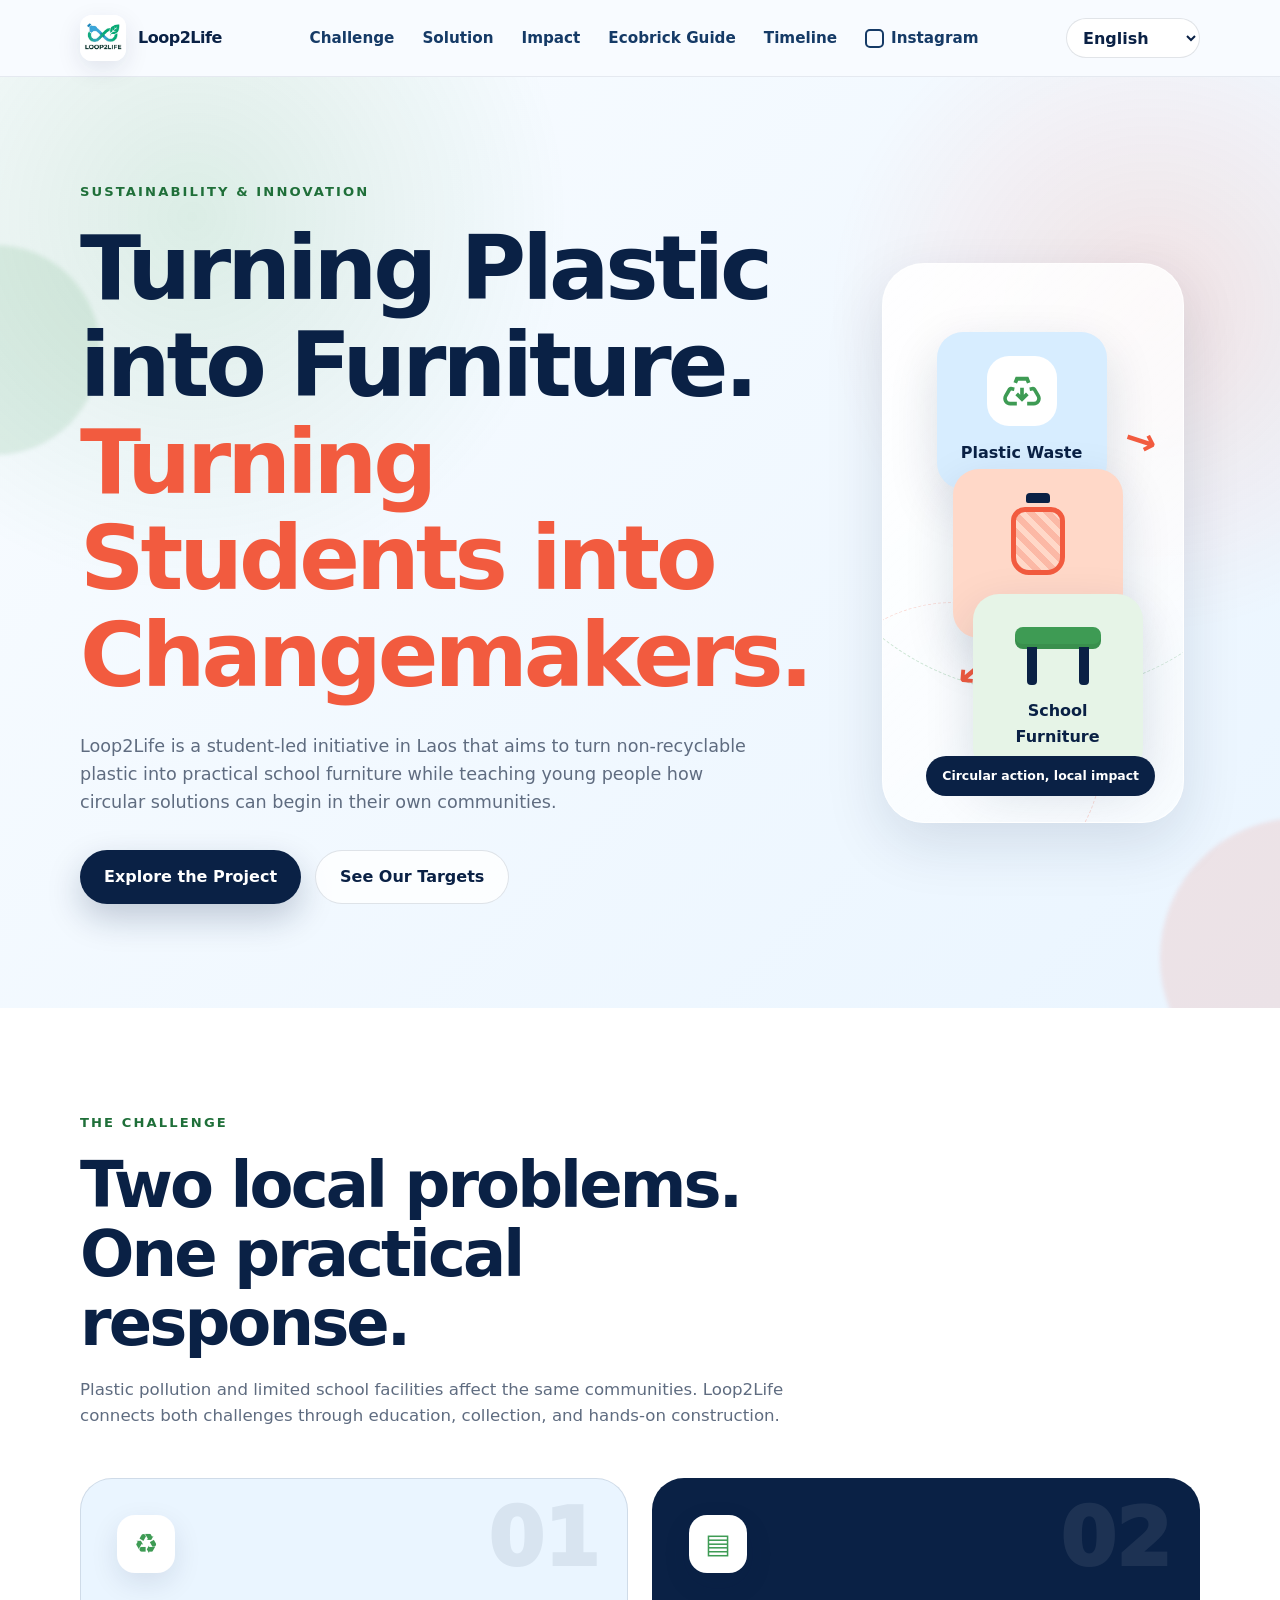
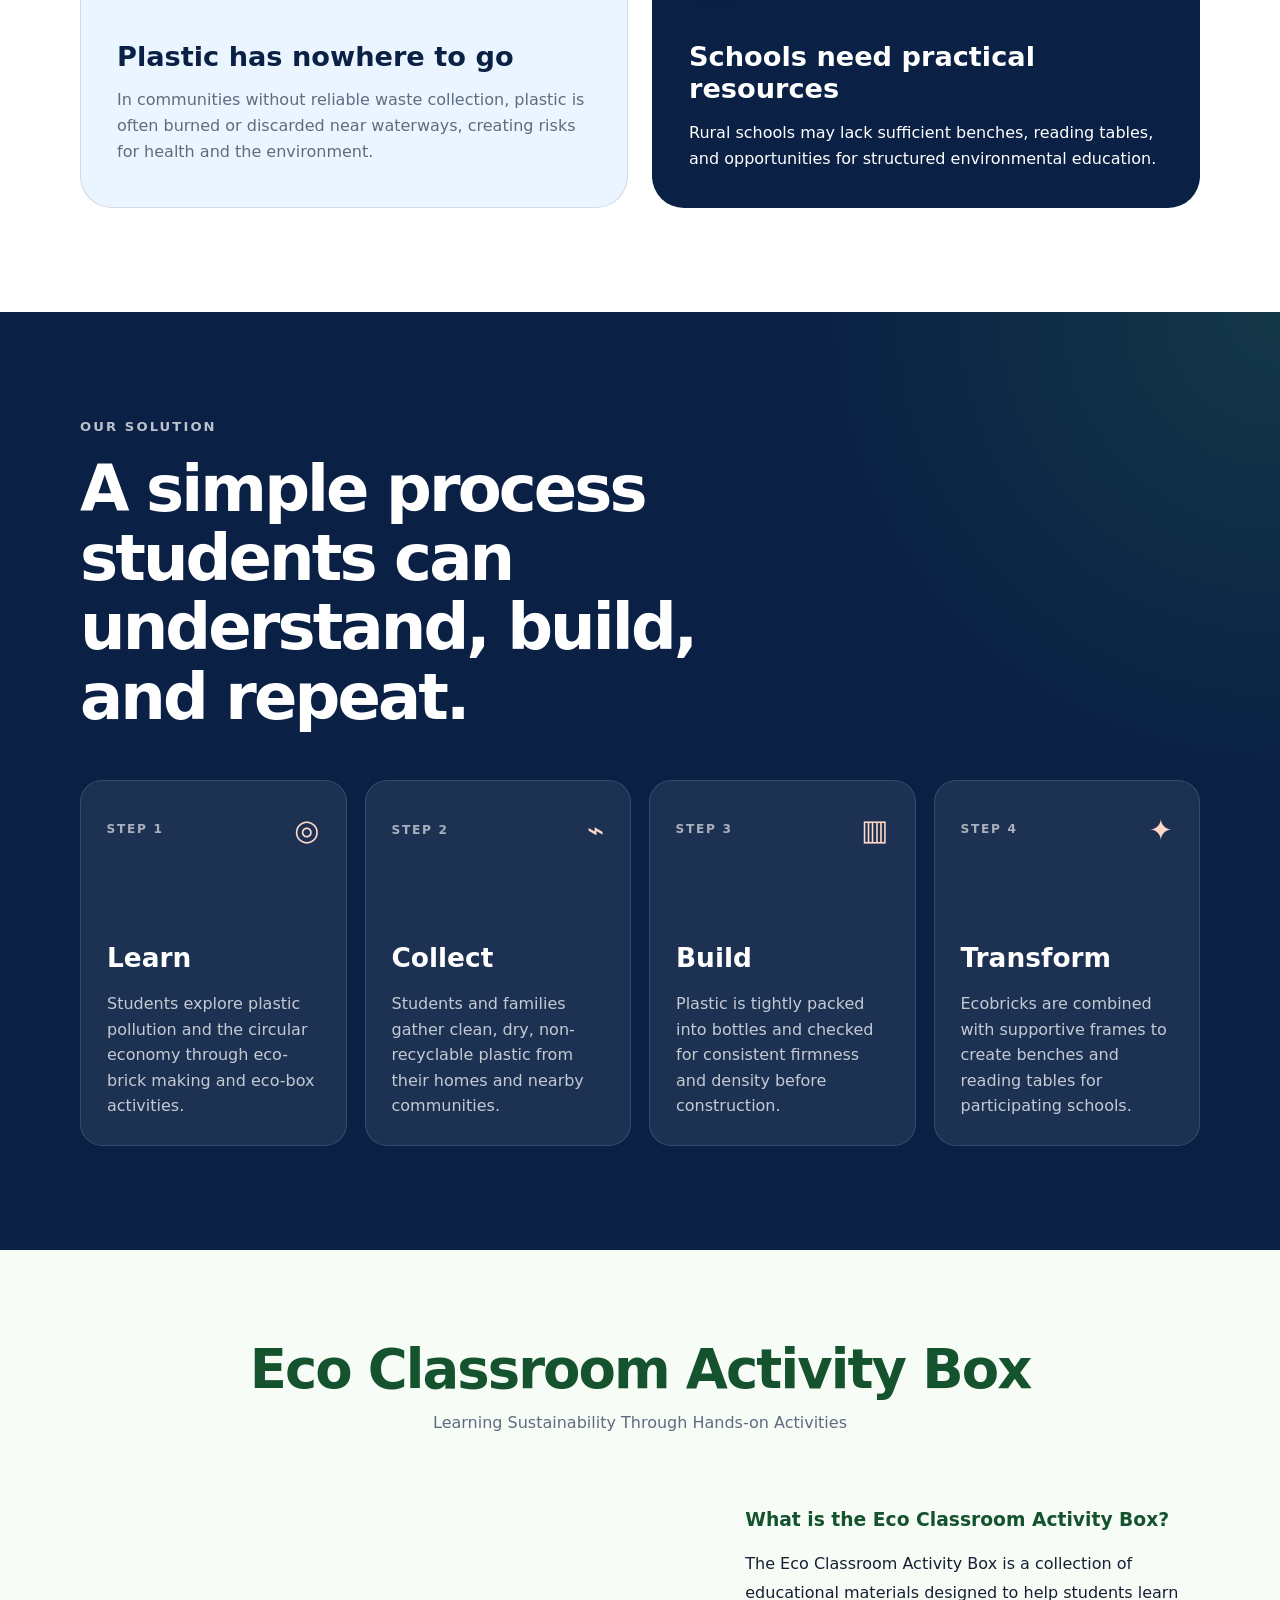
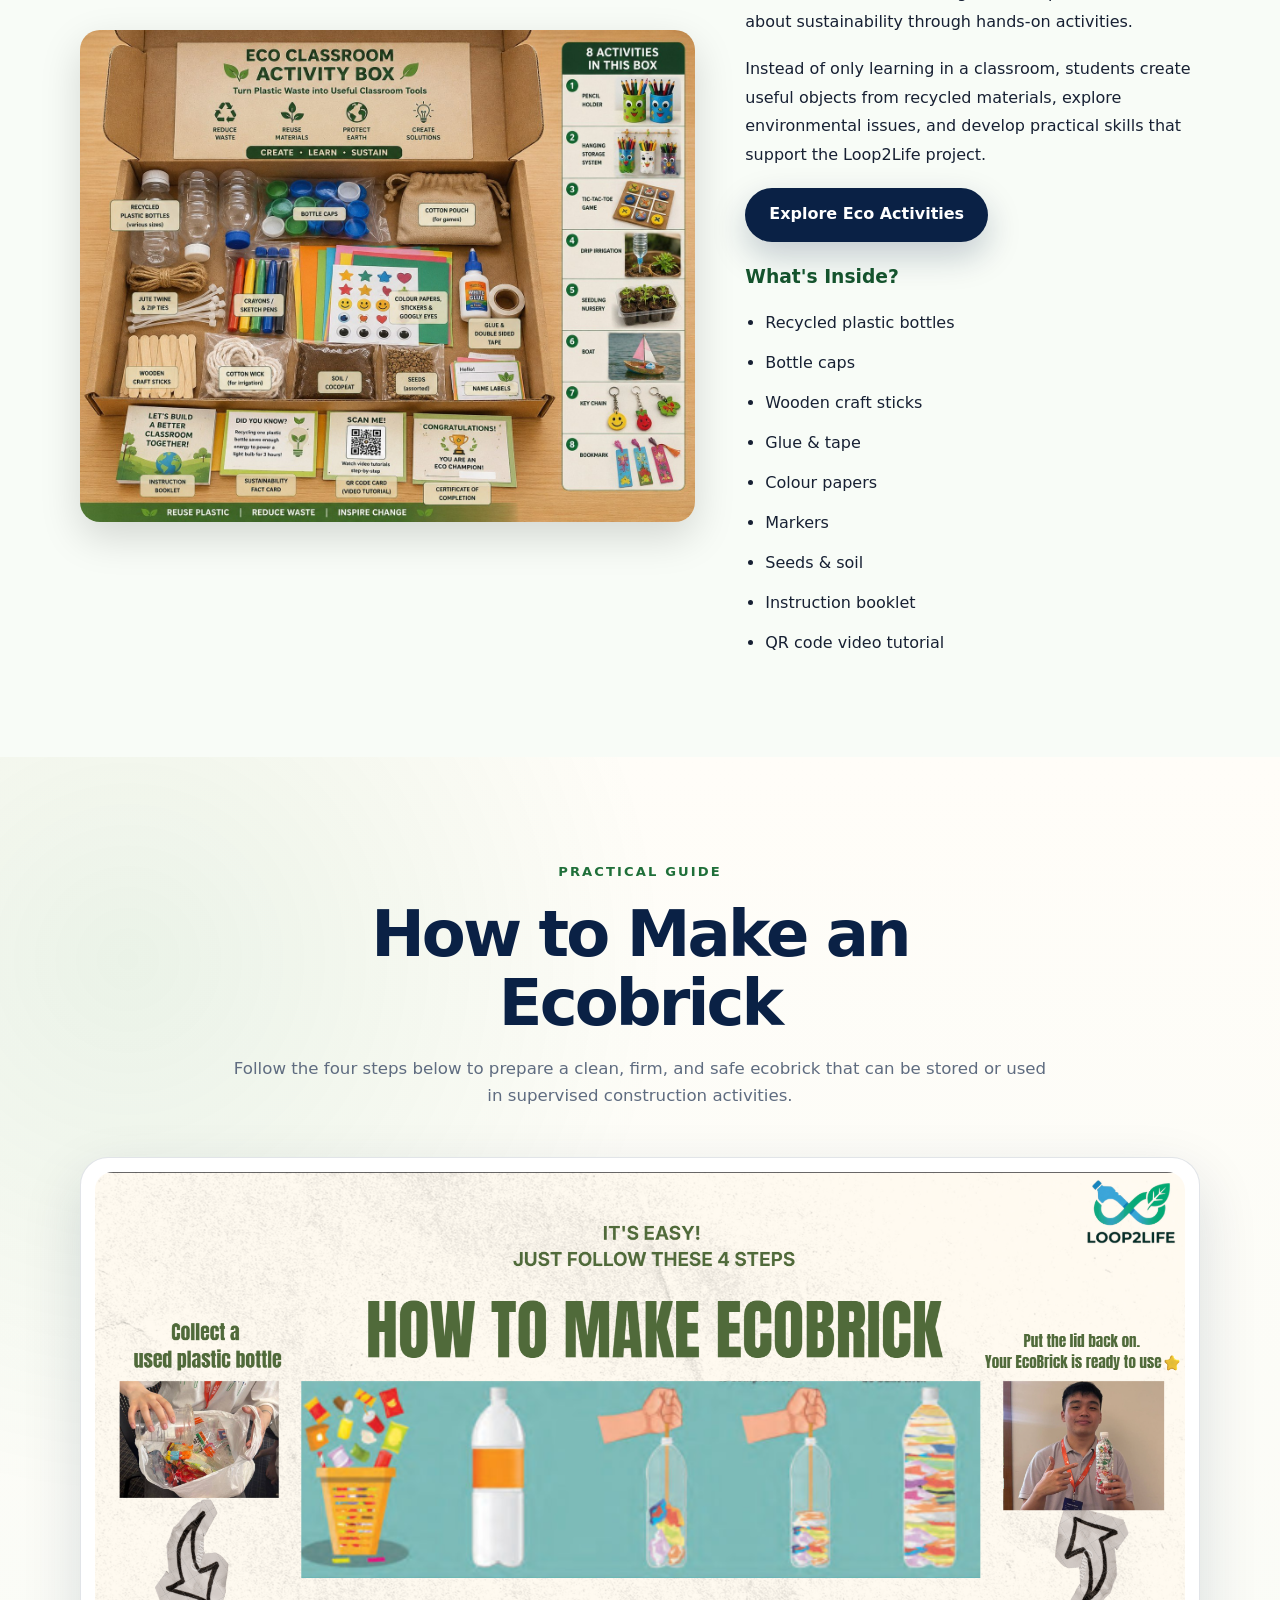
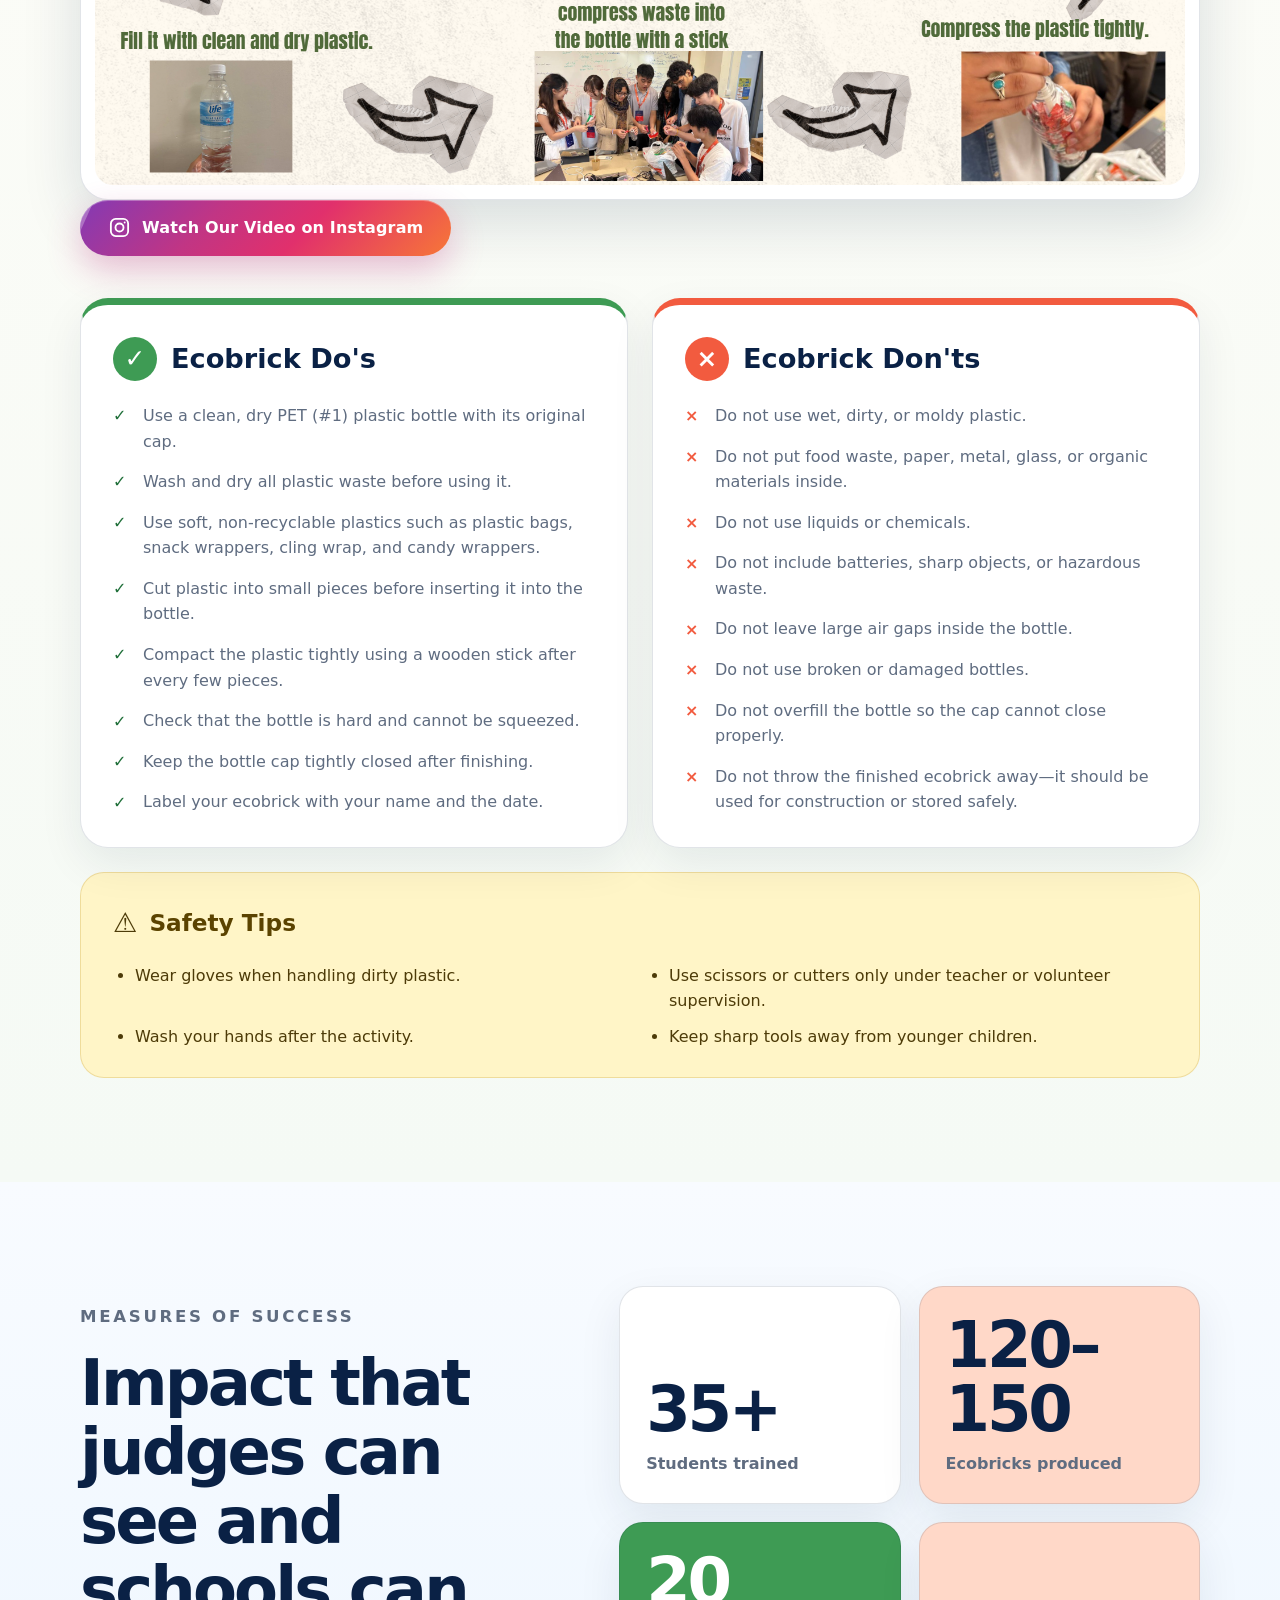
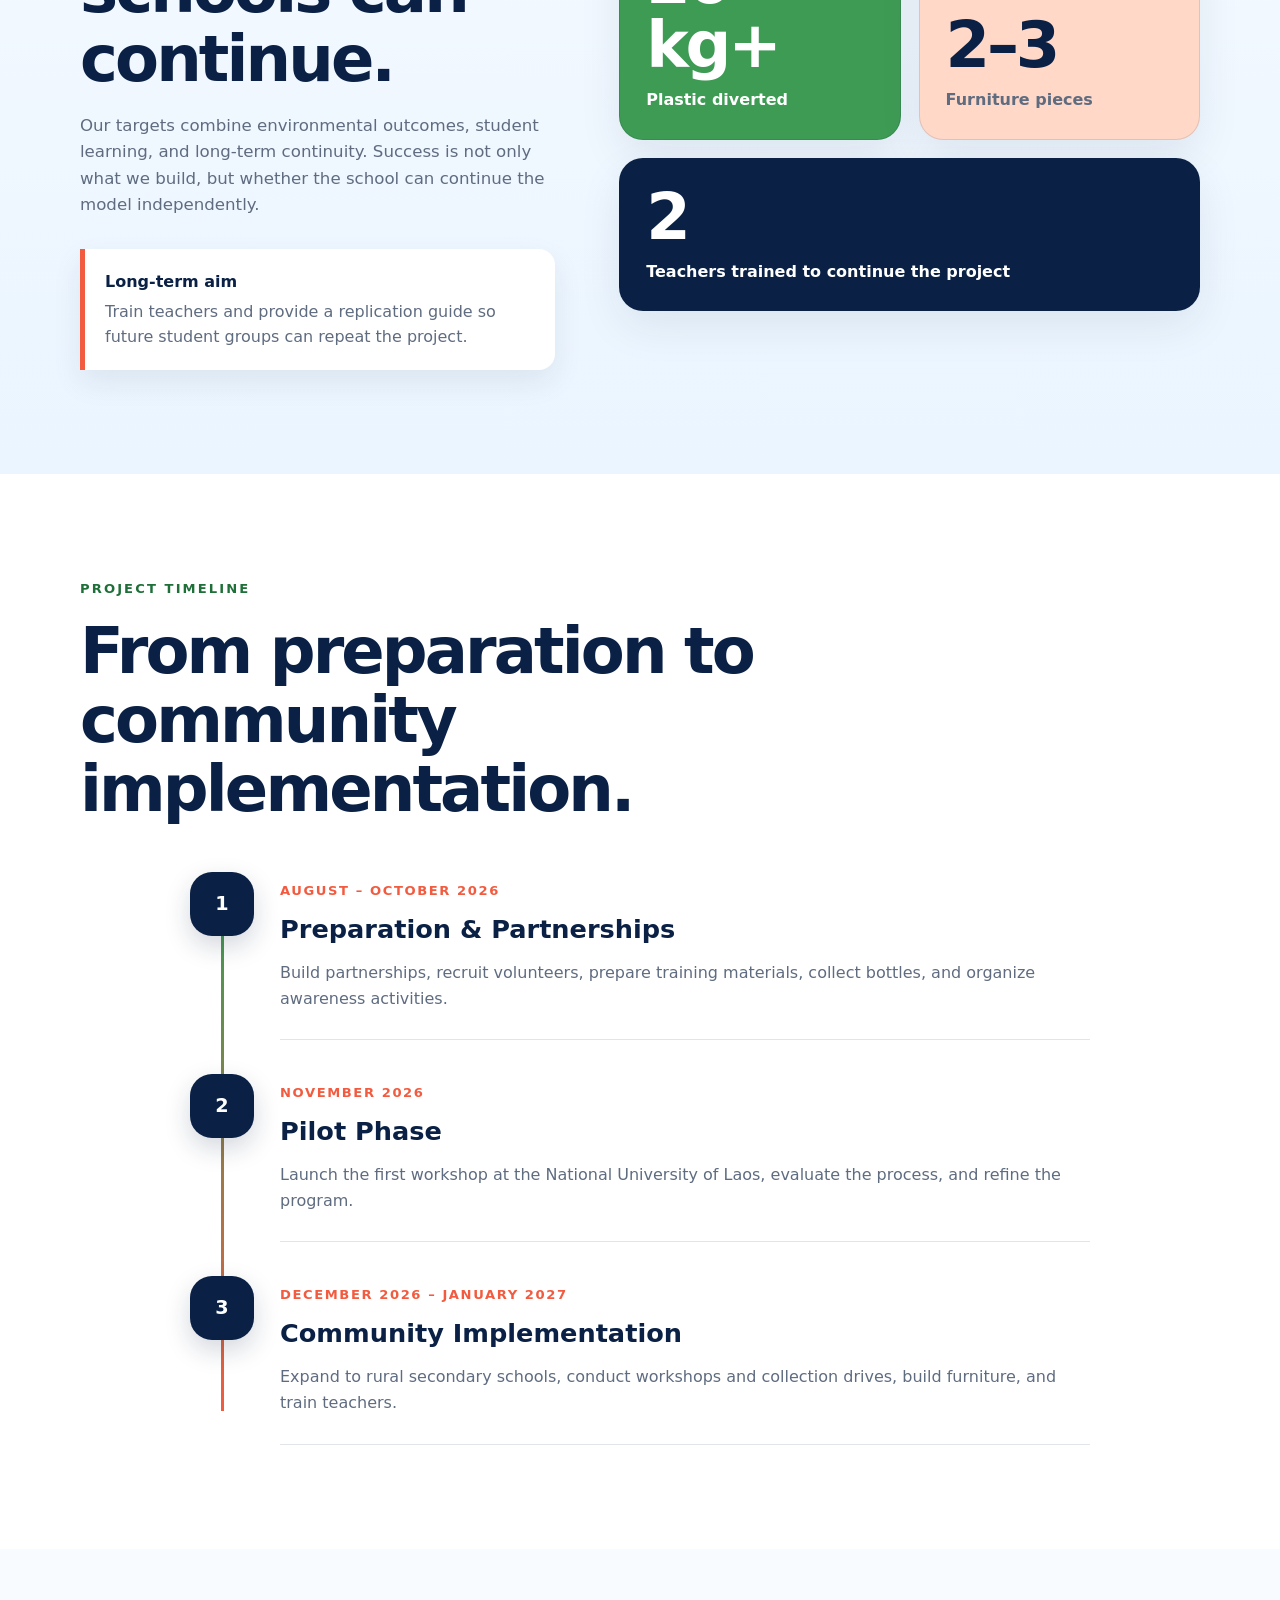
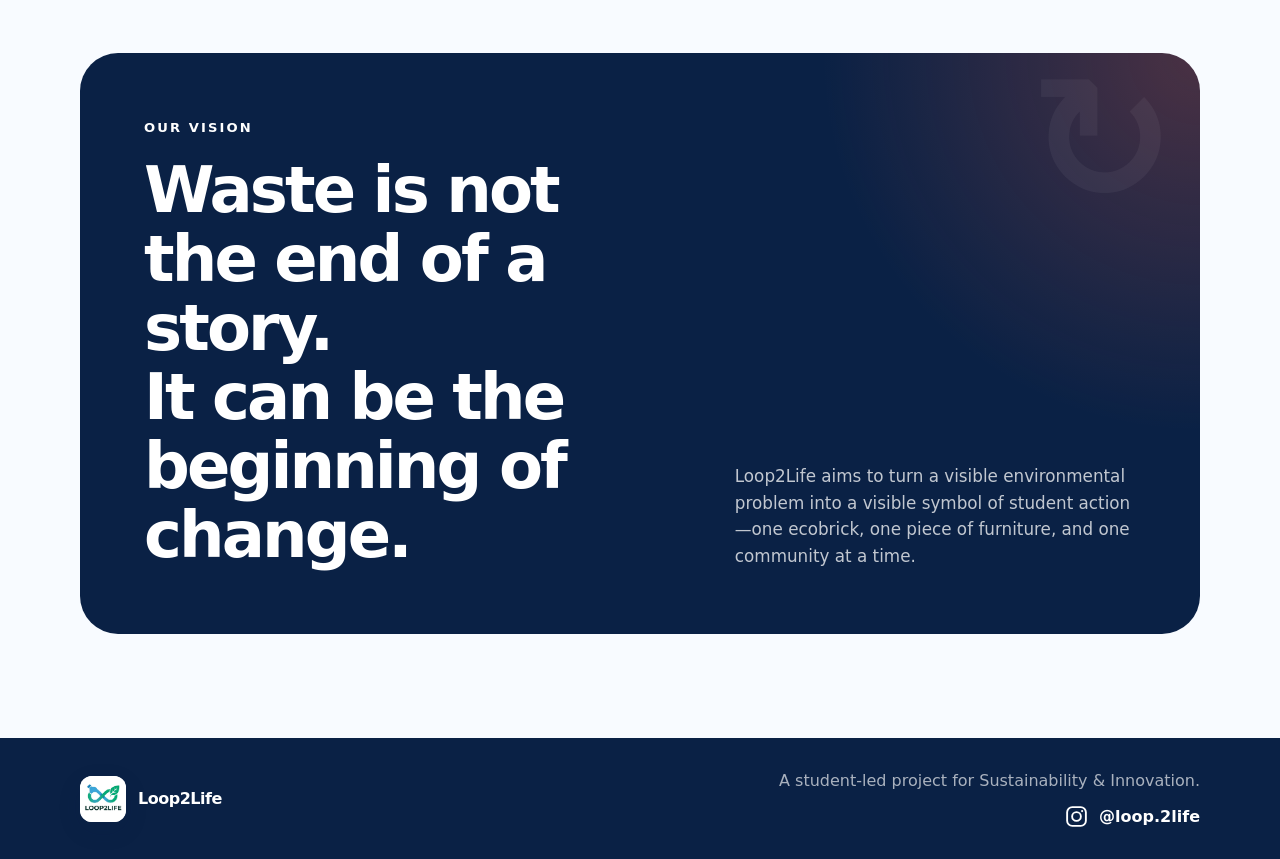
<file: index.html>
<!DOCTYPE html>
<html lang="en">
<head>
  <meta charset="UTF-8" />
  <meta name="viewport" content="width=device-width, initial-scale=1.0" />
  <meta
    name="description"
    content="Loop2Life is a student-led project aiming to turn non-recyclable plastic into school furniture and environmental education in Laos."
  />
  <title>Loop2Life | Turning Waste into Change</title>
  <link rel="stylesheet" href="style.css" />
</head>
<body>
  <header class="site-header">
    <div class="container nav-wrap">
      <a class="brand" href="#top" aria-label="Loop2Life home">
        <img src="logo.jpg" alt="Loop2Life logo" />
        <span>Loop2Life</span>
      </a>

      <nav aria-label="Primary navigation">
        <a href="#challenge">Challenge</a>
        <a href="#solution">Solution</a>
        <a href="#impact">Impact</a>
        <a href="#ecobrick-guide">Ecobrick Guide</a>
        <a href="#timeline">Timeline</a>
        <a
          class="nav-instagram"
          href="https://www.instagram.com/loop.2life/"
          target="_blank"
          rel="noopener noreferrer"
          aria-label="Visit Loop2Life on Instagram"
        >
          Instagram
        </a>
      </nav>
      <label class="language-switcher">
        <span class="sr-only">Language</span>
        <select id="language-select" aria-label="Language">
          <option value="en">English</option>
          <option value="lo">ລາວ</option>
        </select>
      </label>
    </div>
  </header>

  <main id="top">
    <section class="hero section-pad">
      <div class="hero-shape hero-shape-one"></div>
      <div class="hero-shape hero-shape-two"></div>

      <div class="container hero-grid">
        <div class="hero-copy">
          <p class="eyebrow">Sustainability &amp; Innovation</p>
          <h1>
            Turning Plastic into Furniture.<br />
            <span>Turning Students into Changemakers.</span>
          </h1>
          <p class="hero-text">
            Loop2Life is a student-led initiative in Laos that aims to turn
            non-recyclable plastic into practical school furniture while
            teaching young people how circular solutions can begin in their
            own communities.
          </p>

          <div class="hero-actions">
            <a class="button button-primary" href="#solution">Explore the Project</a>
            <a class="button button-secondary" href="#impact">See Our Targets</a>
          </div>
        </div>

        <div class="hero-visual" aria-label="Plastic waste to school furniture process">
          <div class="orbit orbit-large"></div>
          <div class="orbit orbit-small"></div>

          <div class="visual-card visual-card-main">
            <div class="icon-circle" aria-hidden="true">
              <svg viewBox="0 0 24 24" role="img">
                <path d="M8.2 3.5h7.6l1.3 3.2-2.1.8-.7-1.7H9.7L9 7.5l-2.1-.8 1.3-3.2Zm-2.8 6 2.2.4-.4 2.1-1.8-.3-2.2 3.8a2 2 0 0 0 1.7 3h4v2.2h-4a4.2 4.2 0 0 1-3.6-6.3l2.3-4a2 2 0 0 1 1.8-.9Zm13.2 0a2 2 0 0 1 1.8 1l2.3 3.9a4.2 4.2 0 0 1-3.6 6.3h-4v-2.2h4a2 2 0 0 0 1.7-3l-2.2-3.8-1.8.3-.4-2.1 2.2-.4ZM10.9 10h2.2v4.2l1.3-1.3 1.6 1.6-4 4-4-4 1.6-1.6 1.3 1.3V10Z" />
              </svg>
            </div>
            <p>Plastic Waste</p>
          </div>

          <div class="flow-arrow arrow-one">→</div>

          <div class="visual-card visual-card-accent">
            <div class="bottle" aria-hidden="true">
              <span class="bottle-cap"></span>
              <span class="bottle-body"></span>
            </div>
            <p>Ecobricks</p>
          </div>

          <div class="flow-arrow arrow-two">→</div>

          <div class="visual-card visual-card-furniture">
            <div class="bench" aria-hidden="true">
              <span class="bench-top"></span>
              <span class="bench-leg leg-left"></span>
              <span class="bench-leg leg-right"></span>
            </div>
            <p>School Furniture</p>
          </div>

          <div class="visual-badge">Circular action, local impact</div>
        </div>
      </div>
    </section>

    <section id="challenge" class="section-pad challenge">
      <div class="container">
        <div class="section-heading">
          <p class="eyebrow">The Challenge</p>
          <h2>Two local problems. One practical response.</h2>
          <p>
            Plastic pollution and limited school facilities affect the same
            communities. Loop2Life connects both challenges through education,
            collection, and hands-on construction.
          </p>
        </div>

        <div class="challenge-grid">
          <article class="info-card">
            <span class="card-number">01</span>
            <div class="card-icon" aria-hidden="true">♻</div>
            <h3>Plastic has nowhere to go</h3>
            <p>
              In communities without reliable waste collection, plastic is
              often burned or discarded near waterways, creating risks for
              health and the environment.
            </p>
          </article>

          <article class="info-card info-card-dark">
            <span class="card-number">02</span>
            <div class="card-icon" aria-hidden="true">▤</div>
            <h3>Schools need practical resources</h3>
            <p>
              Rural schools may lack sufficient benches, reading tables, and
              opportunities for structured environmental education.
            </p>
          </article>
        </div>
      </div>
    </section>

    <section id="solution" class="section-pad solution">
      <div class="container">
        <div class="section-heading section-heading-light">
          <p class="eyebrow">Our Solution</p>
          <h2>A simple process students can understand, build, and repeat.</h2>
        </div>

        <div class="process-grid">
          <article class="process-card">
            <div class="process-top">
              <span class="process-step">Step 1</span>
              <span class="process-symbol">◎</span>
            </div>
            <h3>Learn</h3>
            <p>
              Students explore plastic pollution and the circular economy through eco-brick making and eco-box activities.
            </p>
          </article>

          <article class="process-card">
            <div class="process-top">
              <span class="process-step">Step 2</span>
              <span class="process-symbol">⌁</span>
            </div>
            <h3>Collect</h3>
            <p>
              Students and families gather clean, dry, non-recyclable plastic
              from their homes and nearby communities.
            </p>
          </article>

          <article class="process-card">
            <div class="process-top">
              <span class="process-step">Step 3</span>
              <span class="process-symbol">▥</span>
            </div>
            <h3>Build</h3>
            <p>
              Plastic is tightly packed into bottles and checked for consistent
              firmness and density before construction.
            </p>
          </article>

          <article class="process-card">
            <div class="process-top">
              <span class="process-step">Step 4</span>
              <span class="process-symbol">✦</span>
            </div>
            <h3>Transform</h3>
            <p>
              Ecobricks are combined with supportive frames to create benches
              and reading tables for participating schools.
            </p>
          </article>
        </div>
      </div>
    </section>

    <!-- Eco Classroom Activity Box -->
<section id="activity-box" class="activity-box">
    <div class="container">

        <h2>Eco Classroom Activity Box</h2>

        <p class="section-subtitle">
            Learning Sustainability Through Hands-on Activities
        </p>

        <div class="activity-content">

            <div class="activity-image">
                <img src="box.jpg" alt="Eco Classroom Activity Box">
            </div>

            <div class="activity-text">

                <h3>What is the Eco Classroom Activity Box?</h3>

                <p>
                    The Eco Classroom Activity Box is a collection of educational
                    materials designed to help students learn about sustainability
                    through hands-on activities.
                </p>

                <p>
                    Instead of only learning in a classroom, students create useful
                    objects from recycled materials, explore environmental issues,
                    and develop practical skills that support the Loop2Life project.
                </p>

                <p><a class="button button-primary" href="eco-activities/">Explore Eco Activities</a></p>

                <h3>What's Inside?</h3>

                <ul>
                    <li>Recycled plastic bottles</li>
                    <li>Bottle caps</li>
                    <li>Wooden craft sticks</li>
                    <li>Glue & tape</li>
                    <li>Colour papers</li>
                    <li>Markers</li>
                    <li>Seeds & soil</li>
                    <li>Instruction booklet</li>
                    <li>QR code video tutorial</li>
                </ul>

            </div>

        </div>

    </div>
</section>



    <section id="ecobrick-guide" class="section-pad ecobrick-guide">
      <div class="container">
        <div class="section-heading ecobrick-heading">
          <p class="eyebrow">Practical Guide</p>
          <h2>How to Make an Ecobrick</h2>
          <p>
            Follow the four steps below to prepare a clean, firm, and safe
            ecobrick that can be stored or used in supervised construction activities.
          </p>
        </div>

        <figure class="ecobrick-poster">
          <img
            src="howtomakeecobrick.png"
            alt="Four-step visual guide showing how to collect a used bottle, fill it with clean and dry plastic, compress the plastic tightly, and close the finished ecobrick"
          />
        </figure>

        <a
  class="instagram-video-button"
  href="https://www.instagram.com/reel/Day0Borh2Tn/"
  target="_blank"
  rel="noopener noreferrer"
>
  <svg
    class="instagram-button-icon"
    viewBox="0 0 24 24"
    aria-hidden="true"
  >
    <rect x="3" y="3" width="18" height="18" rx="5"></rect>
    <circle cx="12" cy="12" r="4.2"></circle>
    <circle class="instagram-button-dot" cx="17.4" cy="6.8" r="1"></circle>
  </svg>

  <span>Watch Our Video on Instagram</span>
</a>







        <div class="dos-donts-grid">
          <article class="guide-card guide-card-do">
            <div class="guide-card-title">
              <span class="guide-icon" aria-hidden="true">✓</span>
              <h3>Ecobrick Do's</h3>
            </div>
            <ul class="guide-list">
              <li>Use a clean, dry PET (#1) plastic bottle with its original cap.</li>
              <li>Wash and dry all plastic waste before using it.</li>
              <li>Use soft, non-recyclable plastics such as plastic bags, snack wrappers, cling wrap, and candy wrappers.</li>
              <li>Cut plastic into small pieces before inserting it into the bottle.</li>
              <li>Compact the plastic tightly using a wooden stick after every few pieces.</li>
              <li>Check that the bottle is hard and cannot be squeezed.</li>
              <li>Keep the bottle cap tightly closed after finishing.</li>
              <li>Label your ecobrick with your name and the date.</li>
            </ul>
          </article>

          <article class="guide-card guide-card-dont">
            <div class="guide-card-title">
              <span class="guide-icon" aria-hidden="true">×</span>
              <h3>Ecobrick Don'ts</h3>
            </div>
            <ul class="guide-list">
              <li>Do not use wet, dirty, or moldy plastic.</li>
              <li>Do not put food waste, paper, metal, glass, or organic materials inside.</li>
              <li>Do not use liquids or chemicals.</li>
              <li>Do not include batteries, sharp objects, or hazardous waste.</li>
              <li>Do not leave large air gaps inside the bottle.</li>
              <li>Do not use broken or damaged bottles.</li>
              <li>Do not overfill the bottle so the cap cannot close properly.</li>
              <li>Do not throw the finished ecobrick away—it should be used for construction or stored safely.</li>
            </ul>
          </article>
        </div>

        <aside class="safety-card" aria-labelledby="safety-title">
          <div class="safety-heading">
            <span aria-hidden="true">⚠</span>
            <h3 id="safety-title">Safety Tips</h3>
          </div>
          <ul>
            <li>Wear gloves when handling dirty plastic.</li>
            <li>Use scissors or cutters only under teacher or volunteer supervision.</li>
            <li>Wash your hands after the activity.</li>
            <li>Keep sharp tools away from younger children.</li>
          </ul>
        </aside>
      </div>
    </section>

    <section id="impact" class="section-pad impact">
      <div class="container impact-layout">
        <div class="impact-copy">
          <p class="eyebrow">Measures of Success</p>
          <h2>Impact that judges can see and schools can continue.</h2>
          <p>
            Our targets combine environmental outcomes, student learning, and
            long-term continuity. Success is not only what we build, but whether
            the school can continue the model independently.
          </p>
          <div class="impact-note">
            <strong>Long-term aim</strong>
            <span>
              Train teachers and provide a replication guide so future student
              groups can repeat the project.
            </span>
          </div>
        </div>

        <div class="stats-grid">
          <article class="stat-card">
            <strong>35+</strong>
            <span>Students trained</span>
          </article>
          <article class="stat-card">
            <strong>120–150</strong>
            <span>Ecobricks produced</span>
          </article>
          <article class="stat-card">
            <strong>20 kg+</strong>
            <span>Plastic diverted</span>
          </article>
          <article class="stat-card">
            <strong>2–3</strong>
            <span>Furniture pieces</span>
          </article>
          <article class="stat-card stat-card-wide">
            <strong>2</strong>
            <span>Teachers trained to continue the project</span>
          </article>
        </div>
      </div>
    </section>

    <section id="timeline" class="section-pad timeline-section">
      <div class="container">
        <div class="section-heading">
          <p class="eyebrow">Project Timeline</p>
          <h2>From preparation to community implementation.</h2>
        </div>

        <div class="timeline">
          <article class="timeline-item">
            <div class="timeline-marker">1</div>
            <div class="timeline-content">
              <p class="timeline-date">August – October 2026</p>
              <h3>Preparation &amp; Partnerships</h3>
              <p>
                Build partnerships, recruit volunteers, prepare training
                materials, collect bottles, and organize awareness activities.
              </p>
            </div>
          </article>

          <article class="timeline-item">
            <div class="timeline-marker">2</div>
            <div class="timeline-content">
              <p class="timeline-date">November 2026</p>
              <h3>Pilot Phase</h3>
              <p>
                Launch the first workshop at the National University of Laos,
                evaluate the process, and refine the program.
              </p>
            </div>
          </article>

          <article class="timeline-item">
            <div class="timeline-marker">3</div>
            <div class="timeline-content">
              <p class="timeline-date">December 2026 – January 2027</p>
              <h3>Community Implementation</h3>
              <p>
                Expand to rural secondary schools, conduct workshops and
                collection drives, build furniture, and train teachers.
              </p>
            </div>
          </article>
        </div>
      </div>
    </section>

    <section class="section-pad vision">
      <div class="container vision-card">
        <div>
          <p class="eyebrow">Our Vision</p>
          <h2>Waste is not the end of a story.<br />It can be the beginning of change.</h2>
        </div>
        <p>
          Loop2Life aims to turn a visible environmental problem into a visible
          symbol of student action—one ecobrick, one piece of furniture, and one
          community at a time.
        </p>
      </div>
    </section>
  </main>

  <footer>
    <div class="container footer-wrap">
      <a class="brand footer-brand" href="#top">
        <img src="logo.jpg" alt="Loop2Life logo" />
        <span>Loop2Life</span>
      </a>

      <div class="footer-right">
        <p>A student-led project for Sustainability &amp; Innovation.</p>

        <a
          class="instagram-link"
          href="https://www.instagram.com/loop.2life/"
          target="_blank"
          rel="noopener noreferrer"
          aria-label="Visit Loop2Life on Instagram"
        >
          <svg
            class="instagram-icon"
            viewBox="0 0 24 24"
            aria-hidden="true"
          >
            <rect x="3" y="3" width="18" height="18" rx="5"></rect>
            <circle cx="12" cy="12" r="4.2"></circle>
            <circle class="instagram-dot" cx="17.4" cy="6.8" r="1"></circle>
          </svg>
          <span>@loop.2life</span>
        </a>
      </div>
    </div>
  </footer>
  <script src="language.js?v=20261018"></script>
</body>
</html>
</file>
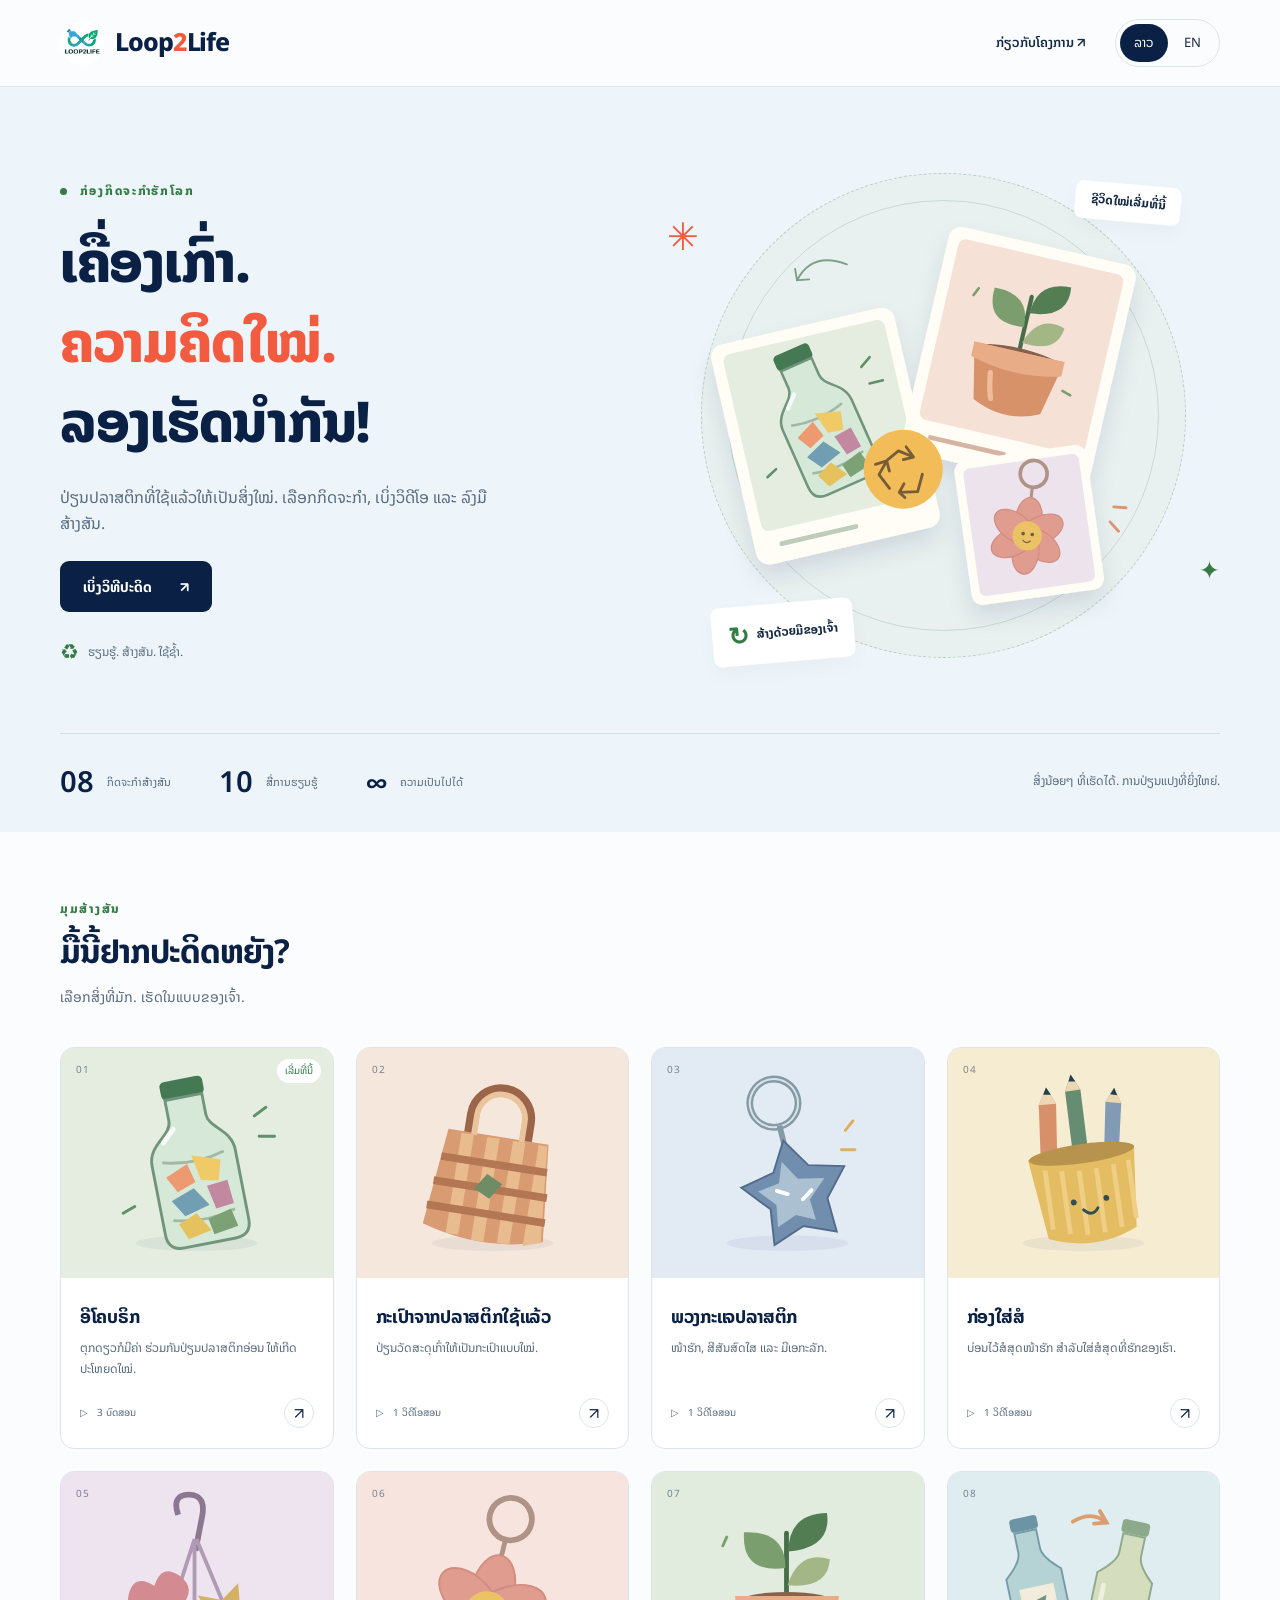
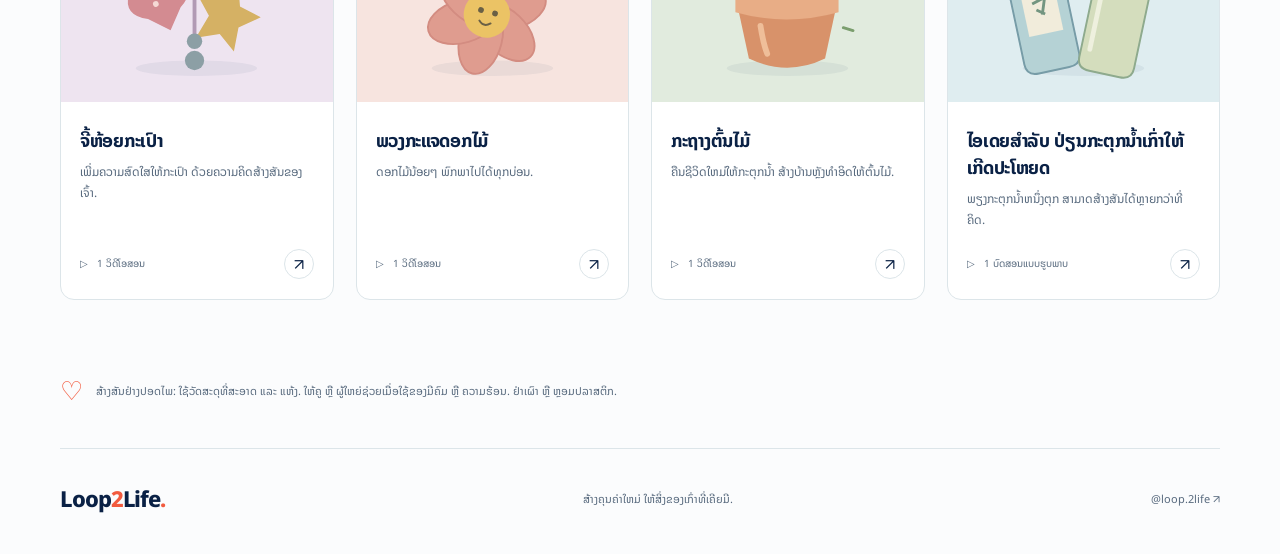
<file: eco-activities/index.html>
<!doctype html>
<html lang="lo">
<head>
<meta charset="utf-8">
<meta name="viewport" content="width=device-width,initial-scale=1">
<meta name="theme-color" content="#0a2145">
<meta name="description" content="Explore 8 creative ways to reuse plastic with Loop2Life. TikTok tutorials, preparation checklists, and a hands-on ecobrick guide. Available in Lao and English.">
<title>Eco Activity Box · Loop2Life</title>
<link rel="icon" href="../logo.jpg">
<link rel="preconnect" href="https://fonts.googleapis.com">
<link rel="preconnect" href="https://fonts.gstatic.com" crossorigin>
<link href="https://fonts.googleapis.com/css2?family=Noto+Sans+Lao:wght@400;500;600;700;800&family=DM+Sans:wght@400;500;600;700&display=swap" rel="stylesheet">
<link rel="stylesheet" href="style.css?v=20261018-3">
<script src="app.js?v=20261018-4" defer></script>
</head>
<body>
<a class="skip" href="#activities" data-i18n="skip">ໄປທີ່ກິດຈະກຳ</a>
<header class="site-header">
<div class="container nav">
<a class="brand" href="../"><img src="../logo.jpg" alt="Loop2Life" width="44" height="44"><span>Loop<span class="brand-two">2</span>Life</span></a>
<div class="nav-right"><a href="../" class="project-link"><span data-i18n="project">ກ່ຽວກັບໂຄງການ</span> ↗</a><div class="languages" role="group" aria-label="Language"><button type="button" data-lang="lo" lang="lo" aria-pressed="true">ລາວ</button><button type="button" data-lang="en" lang="en" aria-pressed="false">EN</button></div></div>
</div>
</header>
<main>
<section class="hero">
<div class="container hero-grid">
<div class="hero-copy"><div class="eyebrow"><span class="dot"></span> <span data-i18n="eyebrow">ກ່ອງກິດຈະກຳຮັກໂລກ</span></div>
<h1><span data-i18n="hero1">ເຄື່ອງເກົ່າ.</span><br><span class="orange" data-i18n="hero2">ຄວາມຄິດໃໝ່.</span><br><span data-i18n="hero3">ລອງເຮັດນຳກັນ!</span></h1>
<p class="hero-description" data-i18n="intro">ປ່ຽນປລາສຕິກທີ່ໃຊ້ແລ້ວໃຫ້ເປັນສິ່ງໃໝ່. ເລືອກກິດຈະກຳ, ເບິ່ງວິດີໂອ ແລະ ລົງມືສ້າງສັນ.</p>
<a class="button primary" href="#activities"><span data-i18n="explore">ເບິ່ງວິທີປະດິດ</span><span aria-hidden="true">↗</span></a>
<div class="hero-foot"><span class="tiny-recycle" aria-hidden="true">♻</span><span data-i18n="heroFoot">ຮຽນຮູ້. ສ້າງສັນ. ໃຊ້ຊ້ຳ.</span></div>
</div>
<div class="hero-art" aria-hidden="true"><div class="art-circle"></div><span class="spark s1">✳</span><span class="spark s2">✦</span><span class="art-label label-top" data-i18n="newLife">ຊີວິດໃໝ່ເລີ່ມທີ່ນີ້</span><img src="assets/workshop.svg" alt="" width="600" height="550"><span class="art-label label-bottom"><span>↻</span> <span data-i18n="madeByYou">ສ້າງດ້ວຍມືຂອງເຈົ້າ</span></span></div>
</div>
<div class="container"><div class="hero-stats"><div><strong>08</strong><span data-i18n="statActivities">ກິດຈະກຳສ້າງສັນ</span></div><div><strong>10</strong><span data-i18n="statTutorials">ສື່ການຮຽນຮູ້</span></div><div><strong>∞</strong><span data-i18n="statIdeas">ຄວາມເປັນໄປໄດ້</span></div><p data-i18n="statNote">ສິ່ງນ້ອຍໆ ທີ່ເຮັດໄດ້. ການປ່ຽນແປງທີ່ຍິ່ງໃຫຍ່.</p></div></div>
</section>
<section class="activities-section container" id="activities">
<div class="section-top"><div><div class="eyebrow" data-i18n="library">ມຸມສ້າງສັນ</div><h2 data-i18n="choose">ມື້ນີ້ຢາກປະດິດຫຍັງ?</h2><p class="muted" data-i18n="chooseSub">ເລືອກສິ່ງທີ່ມັກ. ເຮັດໃນແບບຂອງເຈົ້າ.</p></div></div>
<div id="activity-grid" class="activity-grid"></div>
<noscript><p>Please enable JavaScript to choose activities. <a href="https://vt.tiktok.com/ZSgYfL6vK/">Watch the Loop2Life ecobrick tutorial on TikTok</a>.</p></noscript>
</section>
<div class="container safety-note"><span aria-hidden="true">♡</span><p data-i18n="safety">ສ້າງສັນຢ່າງປອດໄພ: ໃຊ້ວັດສະດຸທີ່ສະອາດ ແລະ ແຫ້ງ. ໃຫ້ຄູ ຫຼື ຜູ້ໃຫຍ່ຊ່ວຍເມື່ອໃຊ້ຂອງມີຄົມ ຫຼື ຄວາມຮ້ອນ. ຢ່າເຜົາ ຫຼື ຫຼອມປລາສຕິກ.</p></div>
</main>
<footer class="container footer"><a class="brand" href="../">Loop<span class="brand-two">2</span>Life<span class="footer-dot">.</span></a><p data-i18n="footer">ສ້າງຄຸນຄ່າໃຫມ່ ໃຫ້ສິ່ງຂອງເກົ່າທີ່ເຄີຍມີ.</p><a href="https://www.instagram.com/loop.2life/" target="_blank" rel="noopener noreferrer">@loop.2life ↗</a></footer>
<dialog id="activity-dialog" aria-labelledby="dialog-title"><div id="dialog-content"></div></dialog>
<div id="toast" role="status" class="toast"></div>
</body>
</html>
</file>
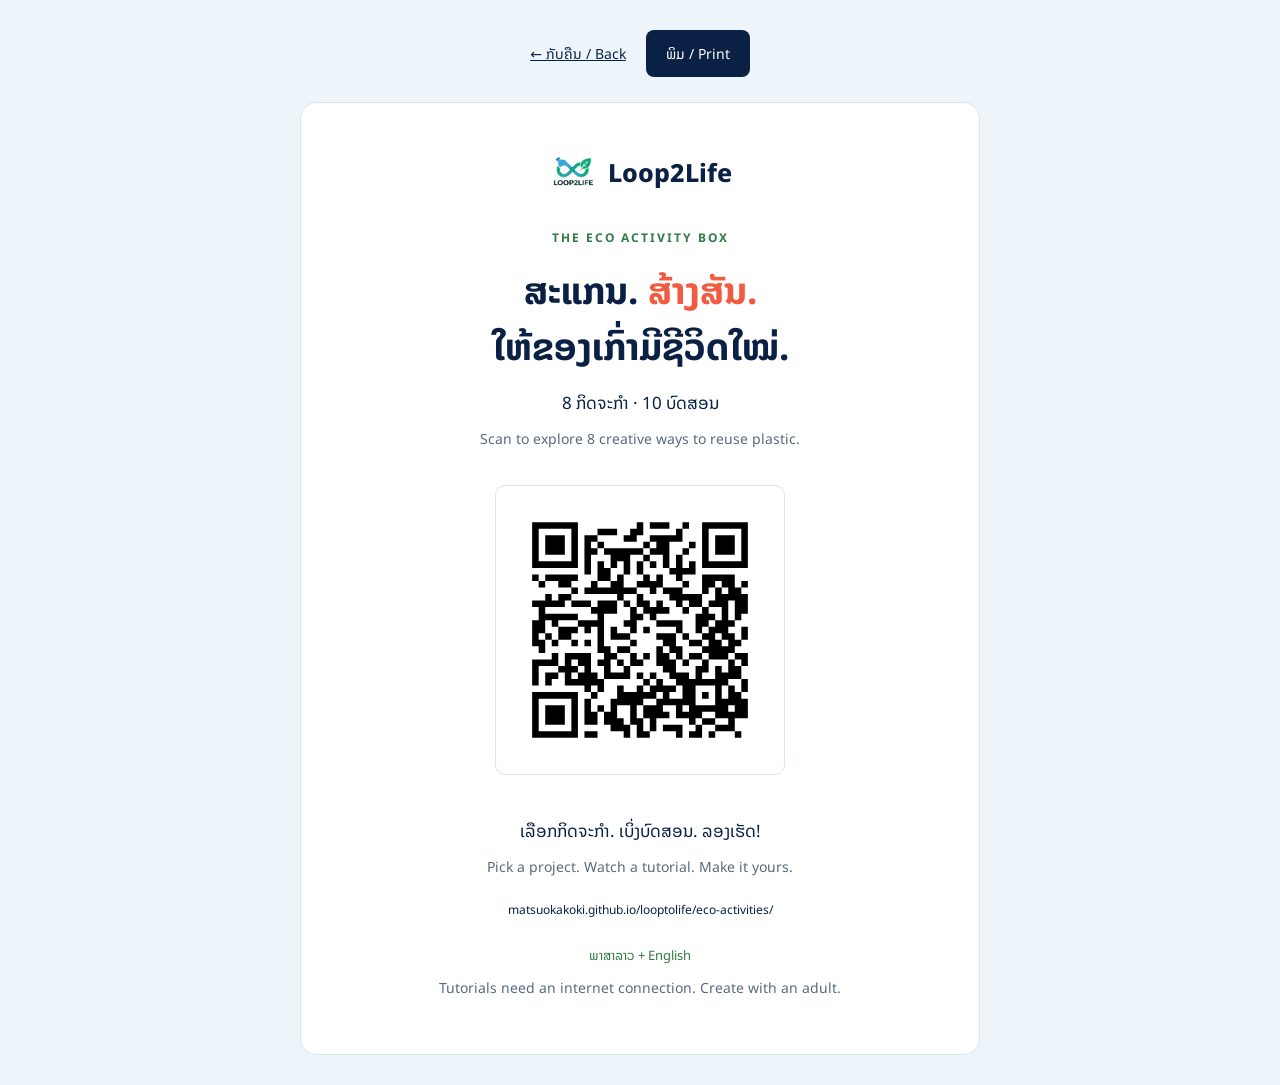
<file: eco-activities/print.html>
<!doctype html><html lang="lo"><head><meta charset="utf-8"><meta name="viewport" content="width=device-width,initial-scale=1"><title>Eco Activity Box · Print a poster</title><link href="https://fonts.googleapis.com/css2?family=Noto+Sans+Lao:wght@400;600;700;800&display=swap" rel="stylesheet"><style>*{box-sizing:border-box}body{font-family:'Noto Sans Lao',system-ui,sans-serif;margin:0;padding:30px;background:#edf5fa;color:#0a2145;text-align:center}.controls{display:flex;gap:20px;justify-content:center;align-items:center;margin-bottom:25px;font-size:14px}button{font:inherit;border:0;border-radius:8px;padding:12px 20px;background:#0a2145;color:white;cursor:pointer}a{color:inherit}main{background:white;border-radius:16px;max-width:680px;margin:auto;padding:45px 40px;border:1px solid #dce5e9}.brand{display:flex;align-items:center;justify-content:center;gap:10px;font-size:25px;font-weight:800}.brand img{width:50px;height:50px;border-radius:50%}.tag{color:#347b45;font-weight:700;font-size:12px;letter-spacing:2px;margin-top:30px}h1{font-size:37px;line-height:1.5;margin:15px 0}h1 span{color:#f25b3f}p{font-size:17px;margin:10px 0}.qr{width:290px;height:290px;margin:25px auto;border:1px solid #dce5e9;border-radius:10px;padding:10px}.english{font-size:14px;color:#586a7e}.url{font-size:12px;overflow-wrap:anywhere;margin-top:22px}.foot{color:#347b45;font-size:13px;margin-top:25px}@page{size:A4;margin:15mm}@media print{body{padding:0;background:white}.controls{display:none}main{border:0;padding:20px;max-width:none}.qr{width:85mm;height:85mm}h1{font-size:33px}}@media(max-width:500px){body{padding:15px}main{padding:25px 18px}h1{font-size:28px}.qr{width:230px;height:230px}}</style></head><body><div class="controls"><a href="./">← ກັບຄືນ / Back</a><button type="button" onclick="window.print()">ພິມ / Print</button></div><main><div class="brand"><img src="../logo.jpg" alt="Loop2Life logo">Loop2Life</div><div class="tag" lang="en">THE ECO ACTIVITY BOX</div><h1>ສະແກນ. <span>ສ້າງສັນ.</span><br>ໃຫ້ຂອງເກົ່າມີຊີວິດໃໝ່.</h1><p>8 ກິດຈະກຳ · 10 ບົດສອນ</p><p class="english" lang="en">Scan to explore 8 creative ways to reuse plastic.</p><img class="qr" src="assets/eco-activities-qr.svg" alt="QR code: https://matsuokakoki.github.io/looptolife/eco-activities/"><p>ເລືອກກິດຈະກຳ. ເບິ່ງບົດສອນ. ລອງເຮັດ!</p><p class="english" lang="en">Pick a project. Watch a tutorial. Make it yours.</p><p class="url" lang="en">matsuokakoki.github.io/looptolife/eco-activities/</p><p class="foot">ພາສາລາວ + English</p><p class="english" lang="en">Tutorials need an internet connection. Create with an adult.</p></main></body></html>
</file>
<file: style.css>
:root {
  --navy: #0a2145;
  --navy-soft: #153a66;
  --blue: #eaf5ff;
  --blue-strong: #d7edff;
  --green: #3e9b54;
  --green-dark: #1f6f39;
  --orange: #f25b3f;
  --peach: #ffd8c8;
  --ink: #172033;
  --muted: #5f6c80;
  --white: #ffffff;
  --border: rgba(10, 33, 69, 0.12);
  --shadow: 0 20px 60px rgba(10, 33, 69, 0.12);
  --radius-xl: 32px;
  --radius-lg: 22px;
  --radius-md: 16px;
  --container: 1120px;
}

* {
  box-sizing: border-box;
}

html {
  scroll-behavior: smooth;
}

body {
  margin: 0;
  color: var(--ink);
  background: #f8fbff;
  font-family: Inter, ui-sans-serif, system-ui, -apple-system, BlinkMacSystemFont,
    "Segoe UI", sans-serif;
  line-height: 1.6;
}

img {
  max-width: 100%;
  display: block;
}

a {
  color: inherit;
  text-decoration: none;
}

.container {
  width: min(calc(100% - 40px), var(--container));
  margin-inline: auto;
}

.section-pad {
  padding: 104px 0;
}

.site-header {
  position: sticky;
  top: 0;
  z-index: 1000;
  background: rgba(248, 251, 255, 0.9);
  backdrop-filter: blur(18px);
  border-bottom: 1px solid rgba(10, 33, 69, 0.08);
}

.nav-wrap {
  min-height: 76px;
  display: flex;
  align-items: center;
  justify-content: space-between;
  gap: 24px;
}

.brand {
  display: inline-flex;
  align-items: center;
  gap: 12px;
  font-weight: 900;
  letter-spacing: -0.03em;
  color: var(--navy);
}

.brand img {
  width: 46px;
  height: 46px;
  object-fit: contain;
  border-radius: 12px;
  background: var(--white);
  box-shadow: 0 8px 24px rgba(10, 33, 69, 0.1);
}

nav {
  display: flex;
  align-items: center;
  gap: 28px;
  font-size: 0.95rem;
  font-weight: 700;
  color: var(--navy-soft);
}

nav a {
  position: relative;
}

nav a::after {
  content: "";
  position: absolute;
  left: 0;
  bottom: -8px;
  width: 100%;
  height: 3px;
  border-radius: 99px;
  background: var(--orange);
  transform: scaleX(0);
  transform-origin: left;
  transition: transform 180ms ease;
}

nav a:hover::after,
nav a:focus-visible::after {
  transform: scaleX(1);
}

.hero {
  position: relative;
  overflow: hidden;
  min-height: calc(100vh - 76px);
  display: grid;
  align-items: center;
  background:
    radial-gradient(circle at 15% 15%, rgba(62, 155, 84, 0.15), transparent 28%),
    radial-gradient(circle at 90% 25%, rgba(242, 91, 63, 0.14), transparent 24%),
    linear-gradient(135deg, #f9fcff 0%, #eaf5ff 100%);
}

.hero-grid {
  position: relative;
  z-index: 2;
  display: grid;
  grid-template-columns: 1.05fr 0.95fr;
  gap: 72px;
  align-items: center;
}

.hero-copy h1,
.section-heading h2,
.impact-copy h2,
.vision-card h2 {
  margin: 0;
  color: var(--navy);
  line-height: 1.08;
  letter-spacing: -0.045em;
}

.hero-copy h1 {
  font-size: clamp(3.2rem, 7vw, 6.3rem);
  max-width: 900px;
}

.hero-copy h1 span {
  color: var(--orange);
}

.eyebrow {
  margin: 0 0 18px;
  color: var(--green-dark);
  font-size: 0.82rem;
  font-weight: 900;
  letter-spacing: 0.16em;
  text-transform: uppercase;
}

.hero-text {
  max-width: 690px;
  margin: 28px 0 0;
  color: var(--muted);
  font-size: 1.1rem;
}

.hero-actions {
  display: flex;
  flex-wrap: wrap;
  gap: 14px;
  margin-top: 34px;
}

.button {
  display: inline-flex;
  align-items: center;
  justify-content: center;
  min-height: 54px;
  padding: 0 24px;
  border-radius: 999px;
  font-weight: 800;
  transition:
    transform 180ms ease,
    box-shadow 180ms ease,
    background 180ms ease;
}

.button:hover {
  transform: translateY(-2px);
}

.button-primary {
  color: var(--white);
  background: var(--navy);
  box-shadow: 0 14px 34px rgba(10, 33, 69, 0.22);
}

.button-primary:hover {
  box-shadow: 0 18px 42px rgba(10, 33, 69, 0.3);
}

.button-secondary {
  color: var(--navy);
  background: rgba(255, 255, 255, 0.76);
  border: 1px solid var(--border);
}

.hero-visual {
  position: relative;
  min-height: 560px;
  border-radius: 42px;
  background:
    linear-gradient(140deg, rgba(255, 255, 255, 0.92), rgba(255, 255, 255, 0.62));
  border: 1px solid rgba(255, 255, 255, 0.82);
  box-shadow: var(--shadow);
  overflow: hidden;
}

.orbit {
  position: absolute;
  border: 1px dashed rgba(62, 155, 84, 0.24);
  border-radius: 50%;
}

.orbit-large {
  width: 520px;
  height: 520px;
  right: -120px;
  top: -90px;
}

.orbit-small {
  width: 300px;
  height: 300px;
  left: -80px;
  bottom: -80px;
  border-color: rgba(242, 91, 63, 0.22);
}

.visual-card {
  position: absolute;
  width: 170px;
  min-height: 150px;
  padding: 24px;
  border-radius: 26px;
  display: grid;
  place-items: center;
  text-align: center;
  box-shadow: 0 18px 50px rgba(10, 33, 69, 0.14);
}

.visual-card p {
  margin: 14px 0 0;
  font-weight: 900;
  color: var(--navy);
}

.visual-card-main {
  left: 54px;
  top: 68px;
  background: var(--blue-strong);
}

.visual-card-accent {
  right: 60px;
  top: 205px;
  background: var(--peach);
}

.visual-card-furniture {
  left: 90px;
  bottom: 48px;
  background: #e6f4e7;
}

.icon-circle {
  width: 70px;
  height: 70px;
  border-radius: 22px;
  display: grid;
  place-items: center;
  background: var(--white);
}

.icon-circle svg {
  width: 40px;
  fill: var(--green);
}

.flow-arrow {
  position: absolute;
  font-size: 2.4rem;
  font-weight: 900;
  color: var(--orange);
}

.arrow-one {
  left: 242px;
  top: 145px;
  transform: rotate(18deg);
}

.arrow-two {
  right: 194px;
  top: 378px;
  transform: rotate(140deg);
}

.bottle {
  position: relative;
  width: 54px;
  height: 82px;
}

.bottle-cap {
  position: absolute;
  width: 24px;
  height: 10px;
  border-radius: 4px 4px 2px 2px;
  background: var(--navy);
  left: 50%;
  transform: translateX(-50%);
}

.bottle-body {
  position: absolute;
  left: 50%;
  bottom: 0;
  width: 54px;
  height: 68px;
  transform: translateX(-50%);
  border: 5px solid var(--orange);
  border-radius: 14px 14px 18px 18px;
  background:
    repeating-linear-gradient(
      45deg,
      rgba(242, 91, 63, 0.25),
      rgba(242, 91, 63, 0.25) 6px,
      transparent 6px,
      transparent 12px
    );
}

.bench {
  position: relative;
  width: 86px;
  height: 66px;
}

.bench-top {
  position: absolute;
  top: 9px;
  left: 0;
  width: 86px;
  height: 22px;
  border-radius: 8px;
  background: var(--green);
  box-shadow: inset 0 -5px 0 rgba(0, 0, 0, 0.08);
}

.bench-leg {
  position: absolute;
  top: 29px;
  width: 10px;
  height: 38px;
  border-radius: 0 0 4px 4px;
  background: var(--navy);
}

.leg-left {
  left: 12px;
}

.leg-right {
  right: 12px;
}

.visual-badge {
  position: absolute;
  right: 28px;
  bottom: 26px;
  padding: 10px 16px;
  border-radius: 999px;
  color: var(--white);
  background: var(--navy);
  font-size: 0.78rem;
  font-weight: 800;
}

.hero-shape {
  position: absolute;
  border-radius: 50%;
  filter: blur(2px);
}

.hero-shape-one {
  width: 210px;
  height: 210px;
  top: 18%;
  left: -110px;
  background: rgba(62, 155, 84, 0.13);
}

.hero-shape-two {
  width: 280px;
  height: 280px;
  right: -160px;
  bottom: -90px;
  background: rgba(242, 91, 63, 0.12);
}

.section-heading {
  max-width: 760px;
  margin-bottom: 48px;
}

.section-heading h2,
.impact-copy h2,
.vision-card h2 {
  font-size: clamp(2.25rem, 5vw, 4.1rem);
}

.section-heading > p:last-child,
.impact-copy > p {
  margin-top: 18px;
  color: var(--muted);
  font-size: 1.04rem;
}

.challenge {
  background: var(--white);
}

.challenge-grid {
  display: grid;
  grid-template-columns: repeat(2, 1fr);
  gap: 24px;
}

.info-card {
  position: relative;
  min-height: 330px;
  padding: 36px;
  border-radius: var(--radius-xl);
  background: var(--blue);
  border: 1px solid var(--border);
  overflow: hidden;
}

.info-card-dark {
  color: var(--white);
  background: var(--navy);
}



.card-number {
  position: absolute;
  right: 28px;
  top: 20px;
  font-size: 5rem;
  font-weight: 950;
  line-height: 1;
  color: rgba(10, 33, 69, 0.08);
}

.info-card-dark .card-number {
  color: rgba(255, 255, 255, 0.08);
}

.card-icon {
  width: 58px;
  height: 58px;
  display: grid;
  place-items: center;
  border-radius: 18px;
  background: var(--white);
  color: var(--green);
  font-size: 1.7rem;
  box-shadow: 0 10px 28px rgba(10, 33, 69, 0.1);
}

.info-card h3 {
  margin: 68px 0 14px;
  color: var(--navy);
  font-size: 1.7rem;
  line-height: 1.2;
}

.info-card p {
  margin: 0;
  max-width: 540px;
  color: var(--muted);
}

/* Dark challenge card */
.info-card-dark h3,
.info-card-dark p {
  color: var(--white);
}
.solution {
  color: var(--white);
  background:
    radial-gradient(circle at top right, rgba(62, 155, 84, 0.18), transparent 30%),
    var(--navy);
}

.section-heading-light h2,
.section-heading-light .eyebrow {
  color: var(--white);
}

.section-heading-light .eyebrow {
  opacity: 0.72;
}

.process-grid {
  display: grid;
  grid-template-columns: repeat(4, 1fr);
  gap: 18px;
}

.process-card {
  min-height: 310px;
  padding: 26px;
  border-radius: var(--radius-lg);
  background: rgba(255, 255, 255, 0.08);
  border: 1px solid rgba(255, 255, 255, 0.12);
  backdrop-filter: blur(8px);
  transition:
    transform 180ms ease,
    background 180ms ease;
}

.process-card:hover {
  transform: translateY(-6px);
  background: rgba(255, 255, 255, 0.12);
}

.process-top {
  display: flex;
  align-items: center;
  justify-content: space-between;
}

.process-step {
  color: rgba(255, 255, 255, 0.62);
  font-size: 0.76rem;
  font-weight: 900;
  letter-spacing: 0.14em;
  text-transform: uppercase;
}

.process-symbol {
  color: var(--peach);
  font-size: 1.8rem;
}

.process-card h3 {
  margin: 84px 0 12px;
  font-size: 1.65rem;
}

.process-card p {
  margin: 0;
  color: rgba(255, 255, 255, 0.74);
}

.impact {
  background: linear-gradient(180deg, #f8fbff, #eaf5ff);
}

.impact-layout {
  display: grid;
  grid-template-columns: 0.9fr 1.1fr;
  gap: 64px;
  align-items: start;
}

.impact-note {
  margin-top: 30px;
  padding: 20px;
  border-left: 5px solid var(--orange);
  border-radius: 0 16px 16px 0;
  background: var(--white);
  box-shadow: 0 12px 30px rgba(10, 33, 69, 0.08);
}

.impact-note strong,
.impact-note span {
  display: block;
}

.impact-note strong {
  color: var(--navy);
  margin-bottom: 4px;
}

.impact-note span {
  color: var(--muted);
}

.stats-grid {
  display: grid;
  grid-template-columns: repeat(2, 1fr);
  gap: 18px;
}

.stat-card {
  min-height: 180px;
  padding: 26px;
  border-radius: 24px;
  display: flex;
  flex-direction: column;
  justify-content: flex-end;
  background: var(--white);
  border: 1px solid var(--border);
  box-shadow: 0 16px 44px rgba(10, 33, 69, 0.08);
}

.stat-card:nth-child(2),
.stat-card:nth-child(4) {
  background: var(--peach);
}

.stat-card:nth-child(3) {
  color: var(--white);
  background: var(--green);
}

.stat-card:nth-child(3) strong,
.stat-card:nth-child(3) span {
  color: var(--white);
}

.stat-card-wide {
  grid-column: 1 / -1;
  min-height: 145px;
  background: var(--navy);
}


.stat-card strong {
  color: var(--navy);
  font-size: clamp(2.4rem, 5vw, 4.4rem);
  line-height: 1;
  letter-spacing: -0.05em;
}

.stat-card span {
  margin-top: 10px;
  color: var(--muted);
  font-weight: 700;
}

/* Wide navy impact card */
.stat-card-wide strong,
.stat-card-wide span {
  color: var(--white);
}

.timeline-section {
  background: var(--white);
}

.timeline {
  position: relative;
  max-width: 900px;
  margin: 0 auto;
}

.timeline::before {
  content: "";
  position: absolute;
  top: 34px;
  bottom: 34px;
  left: 31px;
  width: 3px;
  background: linear-gradient(var(--green), var(--orange));
}

.timeline-item {
  position: relative;
  display: grid;
  grid-template-columns: 64px 1fr;
  gap: 26px;
  padding-bottom: 34px;
}

.timeline-item:last-child {
  padding-bottom: 0;
}

.timeline-marker {
  position: relative;
  z-index: 2;
  width: 64px;
  height: 64px;
  border-radius: 22px;
  display: grid;
  place-items: center;
  color: var(--white);
  background: var(--navy);
  font-size: 1.2rem;
  font-weight: 900;
  box-shadow: 0 10px 26px rgba(10, 33, 69, 0.18);
}

.timeline-content {
  padding: 8px 0 28px;
  border-bottom: 1px solid var(--border);
}

.timeline-date {
  margin: 0 0 8px;
  color: var(--orange);
  font-size: 0.82rem;
  font-weight: 900;
  letter-spacing: 0.12em;
  text-transform: uppercase;
}

.timeline-content h3 {
  margin: 0;
  color: var(--navy);
  font-size: 1.6rem;
}

.timeline-content p:last-child {
  margin: 10px 0 0;
  color: var(--muted);
}

.vision {
  background: #f8fbff;
}

.vision-card {
  position: relative;
  padding: 64px;
  border-radius: 38px;
  display: grid;
  grid-template-columns: 1.15fr 0.85fr;
  gap: 48px;
  align-items: end;
  color: var(--white);
  background:
    radial-gradient(circle at top right, rgba(242, 91, 63, 0.28), transparent 30%),
    var(--navy);
  overflow: hidden;
}

.vision-card::after {
  content: "↻";
  position: absolute;
  right: 24px;
  top: 0;
  font-size: 11rem;
  font-weight: 900;
  line-height: 1;
  color: rgba(255, 255, 255, 0.05);
}

.vision-card .eyebrow,
.vision-card h2 {
  color: var(--white);
}

.vision-card > p {
  position: relative;
  z-index: 2;
  margin: 0;
  color: rgba(255, 255, 255, 0.75);
  font-size: 1.05rem;
}

footer {
  padding: 30px 0;
  background: var(--navy);
  color: rgba(255, 255, 255, 0.65);
}

.footer-wrap {
  display: flex;
  align-items: center;
  justify-content: space-between;
  gap: 24px;
}

.footer-brand {
  color: var(--white);
}

.footer-wrap p {
  margin: 0;
  text-align: right;
}

@media (max-width: 980px) {
  .hero-grid,
  .impact-layout,
  .vision-card {
    grid-template-columns: 1fr;
  }

  .hero {
    min-height: auto;
  }

  .hero-visual {
    min-height: 520px;
  }

  .process-grid {
    grid-template-columns: repeat(2, 1fr);
  }

  .vision-card {
    align-items: start;
  }
}

@media (max-width: 720px) {
  .section-pad {
    padding: 76px 0;
  }

  .nav-wrap {
    min-height: 68px;
  }

  nav {
    display: none;
  }

  .brand img {
    width: 40px;
    height: 40px;
  }

  .hero-grid {
    gap: 44px;
  }

  .hero-copy h1 {
    font-size: clamp(2.7rem, 14vw, 4.2rem);
  }

  .hero-visual {
    min-height: 500px;
  }

  .visual-card {
    width: 145px;
    min-height: 130px;
    padding: 18px;
  }

  .visual-card-main {
    left: 24px;
    top: 44px;
  }

  .visual-card-accent {
    right: 24px;
    top: 190px;
  }

  .visual-card-furniture {
    left: 42px;
    bottom: 54px;
  }

  .arrow-one {
    left: 48%;
    top: 130px;
  }

  .arrow-two {
    right: 32%;
    top: 350px;
  }

  .challenge-grid,
  .process-grid,
  .stats-grid {
    grid-template-columns: 1fr;
  }

  .stat-card-wide {
    grid-column: auto;
  }

  .process-card {
    min-height: 260px;
  }

  .process-card h3 {
    margin-top: 56px;
  }

  .vision-card {
    padding: 42px 28px;
    gap: 24px;
  }

  .footer-wrap {
    flex-direction: column;
    align-items: flex-start;
  }

  .footer-wrap p {
    text-align: left;
  }
}

@media (prefers-reduced-motion: reduce) {
  html {
    scroll-behavior: auto;
  }

  *,
  *::before,
  *::after {
    transition: none !important;
  }
}

/* ==========================
   Activity Box
========================== */

.activity-box {
  padding: 90px 0;
  background: #f8fcf7;
}

.activity-box h2 {
  margin: 0 0 10px;
  text-align: center;
  color: #14532d;
  font-size: clamp(2.1rem, 5vw, 3.4rem);
  line-height: 1.1;
  letter-spacing: -0.035em;
}

.section-subtitle {
  margin: 0 0 50px;
  text-align: center;
  color: var(--muted);
}

.activity-content {
  display: grid;
  grid-template-columns: minmax(0, 1.15fr) minmax(0, 0.85fr);
  gap: 50px;
  align-items: center;
}

.activity-image,
.activity-text {
  min-width: 0;
}

.activity-image img {
  width: 100%;
  border-radius: 20px;
  box-shadow: 0 15px 40px rgba(0, 0, 0, 0.15);
}

.activity-text h3 {
  margin: 20px 0 15px;
  color: #14532d;
}

.activity-text p {
  margin: 0 0 18px;
  line-height: 1.8;
}

.activity-text ul {
  margin: 0;
  padding-left: 20px;
  line-height: 2;
}

.activity-text li {
  margin-bottom: 8px;
}

@media (max-width: 820px) {
  .activity-content {
    grid-template-columns: 1fr;
    gap: 32px;
  }
}

@media (max-width: 720px) {
  .activity-box {
    padding: 72px 0;
  }

  .section-subtitle {
    margin-bottom: 32px;
  }
}

/* ==========================
   Instagram
========================== */

.nav-instagram {
  display: inline-flex;
  align-items: center;
  gap: 7px;
}

.nav-instagram::before {
  content: "";
  width: 15px;
  height: 15px;
  border: 2px solid currentColor;
  border-radius: 5px;
  box-shadow: inset 0 0 0 3px transparent;
}

.footer-right {
  display: flex;
  flex-direction: column;
  align-items: flex-end;
  gap: 10px;
}

.footer-right p {
  margin: 0;
  text-align: right;
}

.instagram-link {
  display: inline-flex;
  align-items: center;
  gap: 10px;
  color: var(--white);
  font-weight: 800;
  transition:
    opacity 180ms ease,
    transform 180ms ease;
}

.instagram-link:hover,
.instagram-link:focus-visible {
  opacity: 0.78;
  transform: translateY(-2px);
}

.instagram-icon {
  width: 25px;
  height: 25px;
  fill: none;
  stroke: currentColor;
  stroke-width: 1.8;
}

.instagram-dot {
  fill: currentColor;
  stroke: none;
}

@media (max-width: 720px) {
  .footer-right {
    align-items: flex-start;
  }

  .footer-right p {
    text-align: left;
  }
}
/* ==========================
   Ecobrick Guide
========================== */

.ecobrick-guide {
  background:
    radial-gradient(circle at 10% 10%, rgba(62, 155, 84, 0.1), transparent 25%),
    linear-gradient(180deg, #fffdf8 0%, #f5faf5 100%);
}

.ecobrick-heading {
  max-width: 820px;
  margin-inline: auto;
  text-align: center;
}

.ecobrick-poster {
  margin: 0;
  padding: 14px;
  border-radius: 28px;
  background: var(--white);
  border: 1px solid var(--border);
  box-shadow: 0 22px 60px rgba(10, 33, 69, 0.14);
  overflow: hidden;
}

.ecobrick-poster img {
  width: 100%;
  height: auto;
  border-radius: 18px;
}




.instagram-video-button {
  position: relative;
  display: inline-flex;
  align-items: center;
  justify-content: center;
  gap: 11px;
  min-height: 56px;
  padding: 0 28px;
  border-radius: 999px;
  color: #ffffff;
  background:
    linear-gradient(
      135deg,
      #833ab4 0%,
      #c13584 35%,
      #e1306c 60%,
      #f77737 100%
    );
  font-weight: 900;
  letter-spacing: 0.01em;
  box-shadow:
    0 14px 34px rgba(193, 53, 132, 0.3),
    inset 0 1px 0 rgba(255, 255, 255, 0.3);
  overflow: hidden;
  isolation: isolate;
  transition:
    transform 180ms ease,
    box-shadow 180ms ease,
    filter 180ms ease;
}

.instagram-button-icon {
  width: 23px;
  height: 23px;
  flex-shrink: 0;
  fill: none;
  stroke: currentColor;
  stroke-width: 1.9;
  stroke-linecap: round;
  stroke-linejoin: round;
}

.instagram-button-dot {
  fill: currentColor;
  stroke: none;
}

.instagram-video-button::after {
  content: "";
  position: absolute;
  z-index: -1;
  top: -60%;
  left: -35%;
  width: 34%;
  height: 220%;
  background: rgba(255, 255, 255, 0.28);
  transform: rotate(24deg);
  transition: left 420ms ease;
}

.instagram-video-button:hover,
.instagram-video-button:focus-visible {
  transform: translateY(-4px) scale(1.02);
  box-shadow:
    0 20px 44px rgba(193, 53, 132, 0.4),
    inset 0 1px 0 rgba(255, 255, 255, 0.36);
  filter: saturate(1.08);
}

.instagram-video-button:hover::after,
.instagram-video-button:focus-visible::after {
  left: 115%;
}

.instagram-video-button:active {
  transform: translateY(-1px) scale(0.99);
}

.activity-text .instagram-video-button {
  margin-top: 26px;
}

@media (max-width: 520px) {
  .instagram-video-button {
    width: 100%;
    padding: 0 20px;
    text-align: center;
  }
}











.dos-donts-grid {
  display: grid;
  grid-template-columns: repeat(2, minmax(0, 1fr));
  gap: 24px;
  margin-top: 42px;
}

.guide-card {
  padding: 32px;
  border-radius: 28px;
  background: var(--white);
  border: 1px solid var(--border);
  box-shadow: 0 16px 44px rgba(10, 33, 69, 0.08);
}

.guide-card-do {
  border-top: 7px solid var(--green);
}

.guide-card-dont {
  border-top: 7px solid var(--orange);
}

.guide-card-title {
  display: flex;
  align-items: center;
  gap: 14px;
  margin-bottom: 22px;
}

.guide-card-title h3 {
  margin: 0;
  color: var(--navy);
  font-size: 1.7rem;
  line-height: 1.2;
}

.guide-icon {
  flex: 0 0 auto;
  width: 44px;
  height: 44px;
  display: grid;
  place-items: center;
  border-radius: 50%;
  color: var(--white);
  font-size: 1.55rem;
  font-weight: 900;
}

.guide-card-do .guide-icon {
  background: var(--green);
}

.guide-card-dont .guide-icon {
  background: var(--orange);
}

.guide-list {
  margin: 0;
  padding: 0;
  list-style: none;
}

.guide-list li {
  position: relative;
  padding: 0 0 15px 30px;
  color: var(--muted);
}

.guide-list li:last-child {
  padding-bottom: 0;
}

.guide-list li::before {
  position: absolute;
  left: 0;
  top: 0.02em;
  font-weight: 900;
}

.guide-card-do .guide-list li::before {
  content: "✓";
  color: var(--green-dark);
}

.guide-card-dont .guide-list li::before {
  content: "×";
  color: var(--orange);
}

.safety-card {
  margin-top: 24px;
  padding: 28px 32px;
  border-radius: 24px;
  color: #4d3b08;
  background: #fff5c7;
  border: 1px solid rgba(180, 132, 0, 0.22);
}

.safety-heading {
  display: flex;
  align-items: center;
  gap: 12px;
}

.safety-heading span {
  font-size: 1.7rem;
}

.safety-heading h3 {
  margin: 0;
  color: #5b4300;
  font-size: 1.45rem;
}

.safety-card ul {
  display: grid;
  grid-template-columns: repeat(2, minmax(0, 1fr));
  gap: 10px 36px;
  margin: 18px 0 0;
  padding-left: 22px;
}

@media (max-width: 820px) {
  .dos-donts-grid,
  .safety-card ul {
    grid-template-columns: 1fr;
  }

  .ecobrick-poster {
    padding: 8px;
    border-radius: 20px;
  }

  .ecobrick-poster img {
    border-radius: 13px;
  }
}

@media (max-width: 520px) {
  .guide-card,
  .safety-card {
    padding: 24px 20px;
  }
}

.language-switcher {
  flex: 0 0 auto;
}

.language-switcher select {
  min-height: 40px;
  padding: 0 34px 0 12px;
  border: 1px solid var(--border);
  border-radius: 999px;
  color: var(--navy);
  background: var(--white);
  font: inherit;
  font-weight: 700;
  cursor: pointer;
}

.sr-only {
  position: absolute;
  width: 1px;
  height: 1px;
  padding: 0;
  margin: -1px;
  overflow: hidden;
  clip: rect(0, 0, 0, 0);
  white-space: nowrap;
  border: 0;
}
</file>
<file: eco-activities/style.css>
:root{--navy:#0a2145;--orange:#f25b3f;--green:#347b45;--ink:#172b45;--muted:#586a7e;--blue:#eaf5ff;--line:#dce5e9;--paper:#fbfcfd;--font:'DM Sans','Noto Sans Lao',sans-serif}*{box-sizing:border-box}html{scroll-behavior:smooth;scroll-padding-top:105px}body{margin:0;color:var(--ink);background:var(--paper);font-family:var(--font);line-height:1.65}html[lang=lo]{--font:'Noto Sans Lao','DM Sans',sans-serif}button,a,input{-webkit-tap-highlight-color:transparent}button,input{font:inherit}button,a{touch-action:manipulation}button{cursor:pointer}a{color:inherit;text-decoration:none}button:focus-visible,a:focus-visible,input:focus-visible,summary:focus-visible{outline:3px solid #f25b3f;outline-offset:5px}button{color:inherit}img{display:block;max-width:100%}.container{width:min(1160px,calc(100% - 64px));margin:auto}.skip{position:fixed;top:-100px;left:20px;background:white;padding:14px;z-index:100}.skip:focus{top:10px}.site-header{border-bottom:1px solid var(--line);background:#fbfcfdee;backdrop-filter:blur(16px);position:sticky;top:0;z-index:10}.nav{height:86px;display:flex;align-items:center;justify-content:space-between;gap:20px}.brand{font-size:25px;font-weight:800;letter-spacing:-1.1px;display:inline-flex;align-items:center;color:var(--navy)}.brand img{border-radius:50%;margin-right:11px}.brand-two{color:var(--orange)}.nav-right{display:flex;align-items:center;gap:30px}.project-link{font-size:13px;font-weight:600}.languages{display:flex;border:1px solid var(--line);padding:4px;border-radius:30px;gap:2px}.languages button{border:0;background:transparent;border-radius:22px;padding:7px 14px;min-height:38px;font-size:13px}.languages button[aria-pressed=true]{background:var(--navy);color:white}.hero{background:#edf5fa;overflow:hidden;padding:64px 0 0}.hero-grid{display:grid;grid-template-columns:1fr 1fr;gap:32px;align-items:center;min-height:500px}.eyebrow{font-size:12px;font-weight:800;letter-spacing:1.7px;text-transform:uppercase;color:var(--green);display:block}.dot{display:inline-block;width:7px;height:7px;border-radius:50%;background:var(--green);margin-right:8px}.hero h1{font-size:clamp(42px,4.8vw,65px);line-height:1.15;letter-spacing:-2.4px;margin:20px 0 22px;font-weight:800;color:var(--navy)}html[lang=lo] .hero h1{font-size:clamp(38px,4.4vw,58px);line-height:1.42;letter-spacing:-1.3px}.orange{color:var(--orange)}.hero-description{font-size:16px;color:var(--muted);max-width:430px;margin:0 0 25px}.button{display:inline-flex;justify-content:center;align-items:center;gap:28px;padding:14px 23px;min-height:48px;border-radius:9px;font-weight:700;font-size:14px;border:0}.primary{background:var(--navy);color:white}.primary:hover{background:#20436b}.hero-foot{display:flex;align-items:center;gap:9px;font-size:12px;color:var(--muted);margin-top:23px}.tiny-recycle{color:var(--green);font-size:21px}.hero-art{position:relative;isolation:isolate}.hero-art>img{position:relative;width:100%;z-index:1;animation:bob 7s ease-in-out infinite}.art-circle{position:absolute;border:1px dashed #b9ccc3;width:86%;aspect-ratio:1;border-radius:50%;top:4%;left:8%;z-index:-1;background:#e1ecdf66}.art-circle:after{content:'';position:absolute;inset:26px;border-radius:50%;border:1px solid #c9d9d3}.spark{position:absolute;color:var(--orange);font-size:38px}.s1{top:10%;left:2%}.s2{right:0;bottom:20%;color:var(--green);font-size:25px}.art-label{position:absolute;background:white;padding:9px 16px;border-radius:8px;box-shadow:0 8px 20px #0a214508;font-size:12px;font-weight:700;z-index:2}.label-top{top:6%;right:7%;transform:rotate(5deg)}.label-bottom{bottom:7%;left:10%;transform:rotate(-5deg);display:flex;align-items:center;gap:8px}.label-bottom>span:first-child{color:var(--green);font-size:25px}.hero-stats{border-top:1px solid #cfdde5;display:flex;gap:48px;align-items:center;padding:26px 0 28px;margin-top:32px}.hero-stats>div{display:flex;gap:13px;align-items:center}.hero-stats strong{font-size:29px;color:var(--navy);font-weight:600;line-height:1}.hero-stats span{font-size:11px;max-width:90px;color:var(--muted);line-height:1.5}.hero-stats>p{font-size:12px;margin-left:auto;text-align:right;color:var(--muted);max-width:190px}.activities-section{padding:68px 0 60px;scroll-margin-top:0}.section-top{display:flex;justify-content:space-between;align-items:center;gap:20px}h2{font-size:33px;line-height:1.45;letter-spacing:-1px;color:var(--navy);margin:8px 0}.muted{color:var(--muted);font-size:14px;margin:10px 0}.progress-pill{background:#e9f1e9;border:1px solid #d5e4d5;border-radius:30px;padding:11px 17px;font-size:12px;display:flex;gap:10px;white-space:nowrap;color:#2c653d}.progress-pill>span:first-child{font-size:20px}.filter-row{display:flex;justify-content:space-between;align-items:center;margin:30px 0 25px;gap:15px}.filters{display:flex;gap:7px;flex-wrap:wrap}.filters button{background:transparent;border:1px solid transparent;border-radius:7px;padding:9px 17px;min-height:44px;color:var(--muted);font-size:13px}.filters button[aria-pressed=true]{background:var(--navy);color:white}.filters button:hover{border-color:var(--navy)}.result-count{font-size:12px;color:var(--muted);white-space:nowrap}.activity-grid{margin-top:28px;display:grid;grid-template-columns:repeat(4,minmax(0,1fr));gap:22px}.activity-card{display:flex;flex-direction:column;background:white;border:1px solid var(--line);border-radius:14px;overflow:hidden;transition:transform .22s,box-shadow .22s;position:relative}.activity-card:hover{transform:translateY(-5px);box-shadow:0 13px 25px #0a21450c}.card-open{background:none;border:0;text-align:left;padding:0;display:flex;flex-direction:column;flex:1;width:100%}.card-art{width:100%;position:relative;background:var(--card-bg);aspect-ratio:1.18;overflow:hidden;display:grid;place-items:center}.card-art svg{width:88%;height:88%;transition:transform .35s}.activity-card:hover .card-art svg{transform:rotate(-4deg) scale(1.05)}.card-number{position:absolute;top:14px;left:15px;font-size:10px;letter-spacing:1px;color:#172b4588}.card-badge{position:absolute;right:12px;top:11px;font-size:10px;background:white;padding:4px 8px;border-radius:20px;color:var(--green)}.card-content{padding:18px 19px 20px;display:flex;flex-direction:column;flex:1;width:100%}.card-category{font-size:10px;color:var(--green);text-transform:uppercase;letter-spacing:1.2px;font-weight:700}.card-content h3{font-size:18px;margin:7px 0 8px;color:var(--navy);line-height:1.5;letter-spacing:-.3px}.card-description{font-size:12px;color:var(--muted);margin:0 0 17px;line-height:1.8}.card-bottom{display:flex;align-items:center;justify-content:space-between;margin-top:auto;font-size:10px;color:var(--muted);width:100%}.card-arrow{border:1px solid var(--line);border-radius:50%;width:30px;height:30px;display:grid;place-items:center;font-size:16px;color:var(--navy)}.card-completed{position:absolute;top:13px;right:13px;background:var(--green);color:white;border-radius:50%;width:28px;height:28px;display:grid;place-items:center}.lower-grid{display:grid;grid-template-columns:1.5fr 1fr;gap:26px;margin-bottom:30px}.journey{background:var(--navy);padding:35px;border-radius:15px;color:white}.journey .eyebrow{color:#a9d0ac}.journey h2{color:white;font-size:25px;margin:7px 0 25px}.journey-steps{display:grid;grid-template-columns:repeat(3,1fr);gap:20px}.journey-steps>div>span{font-size:12px;color:#a4bbd0}.journey h3{font-size:17px;margin:7px 0}.journey p{font-size:12px;color:#b9cada;margin:0}.share-card{background:#f1f2e8;border-radius:15px;padding:28px;display:flex;gap:23px;align-items:center}.share-card>img{border:8px solid white;border-radius:6px;flex-shrink:0;width:112px}.share-card h3{font-size:19px;line-height:1.5;margin:9px 0}.share-card p{font-size:12px;color:var(--muted);margin:0 0 13px}.share-card .eyebrow{font-size:9px}.text-link{font-size:12px;border-bottom:1px solid #172b4544;display:inline-block;margin:0 9px 8px 0;font-weight:700}.safety-note{display:flex;align-items:center;gap:13px;padding:10px 0 35px}.safety-note>span{font-size:26px;color:var(--orange)}.safety-note p{font-size:11px;color:var(--muted)}.footer{border-top:1px solid var(--line);padding:30px 0 35px;display:flex;align-items:center;justify-content:space-between;gap:20px}.footer .brand{font-size:22px}.footer p,.footer>a:last-child{font-size:11px;color:var(--muted)}.footer-dot{color:var(--orange)}dialog{border:0;border-radius:20px;width:min(960px,calc(100% - 32px));max-height:90dvh;padding:0;color:var(--ink);background:var(--paper);box-shadow:0 20px 100px #0a214540}dialog::backdrop{background:#06152ecc;backdrop-filter:blur(5px)}body.modal-open{overflow:hidden}.dialog-header{padding:25px 30px 18px;border-bottom:1px solid var(--line);position:sticky;top:0;background:var(--paper);z-index:3;display:flex;align-items:center;gap:18px;justify-content:space-between}.dialog-header h2{font-size:25px;margin:4px 0}.close-button{border:1px solid var(--line);background:white;border-radius:50%;width:44px;height:44px;flex-shrink:0;font-size:25px}.dialog-body{display:grid;grid-template-columns:minmax(0,1fr) minmax(0,1fr);gap:30px;padding:26px 30px}.player-shell{width:100%;aspect-ratio:9/16;max-height:530px;background:#e6edf0;border-radius:12px;overflow:hidden;display:grid;place-items:center;position:relative}.player-placeholder{padding:30px;text-align:center;display:flex;flex-direction:column;align-items:center;gap:18px}.player-placeholder svg{width:160px;height:160px}.load-player{border:0;background:var(--navy);color:white;border-radius:30px;min-height:46px;padding:12px 25px;font-weight:700}.player-shell iframe{width:100%;height:100%;border:0;position:absolute;inset:0}.player-hint{font-size:11px;color:var(--muted);margin:10px 0}.video-tabs{display:flex;gap:8px;margin-bottom:12px}.video-tabs button{border:1px solid var(--line);background:white;min-width:44px;min-height:44px;border-radius:7px}.video-tabs button[aria-pressed=true]{background:var(--navy);color:white}.source-row{display:flex;align-items:center;justify-content:space-between;gap:12px;font-size:11px;color:var(--muted);margin:12px 0}.source-row a{text-decoration:underline;text-underline-offset:3px}.detail-tabs{display:flex;gap:15px;border-bottom:1px solid var(--line);margin-bottom:20px}.detail-tabs button{padding:12px 0;background:none;border:0;border-bottom:3px solid transparent;font-size:12px;min-height:44px}.detail-tabs button[aria-selected=true]{border-bottom-color:var(--orange);font-weight:700}.detail-intro{font-size:13px;color:var(--muted);margin:0 0 20px}.checklist{display:grid;gap:10px}.check-row{display:flex;gap:11px;align-items:flex-start;padding:13px;background:white;border:1px solid var(--line);border-radius:8px;font-size:13px;cursor:pointer}.check-row input{width:19px;height:19px;flex-shrink:0;accent-color:var(--green);margin:3px 0}.check-row:has(input:checked){background:#edf5ed;border-color:#c7dbc9}.check-row input:checked+span{color:#41634b}.step-count{font-size:11px;color:var(--green);margin:12px 0}.detail-safety{font-size:11px;color:#78533a;background:#fff3e5;padding:14px;border-radius:8px;margin:20px 0}.complete-button{width:100%;background:var(--green);color:white;border:0;border-radius:9px;padding:15px;font-weight:700;min-height:50px;font-size:14px}.complete-button[aria-pressed=true]{background:#e1eee1;color:#2e6338}.detail-footer{font-size:10px;color:var(--muted);margin:12px 0 0}.guide-link{font-size:12px;text-decoration:underline;text-underline-offset:3px;display:inline-block;margin-top:18px}.toast{position:fixed;left:50%;bottom:28px;transform:translate(-50%,30px);opacity:0;pointer-events:none;background:var(--navy);color:white;padding:14px 24px;border-radius:12px;font-size:14px;z-index:30;transition:.3s;max-width:90vw;text-align:center}.toast.visible{opacity:1;transform:translate(-50%,0)}.confetto{position:fixed;top:15vh;left:50%;width:9px;height:15px;background:var(--c);z-index:40;pointer-events:none;animation:confetti 1.7s ease-out forwards}.empty{grid-column:1/-1} [hidden]{display:none!important}@keyframes bob{50%{transform:translateY(-8px)}}@keyframes confetti{to{transform:translate(var(--x),70vh) rotate(var(--r));opacity:0}}@media(min-width:1400px){.hero-grid{min-height:540px}.hero{padding-top:65px}}@media(max-width:1000px){.activity-grid{grid-template-columns:repeat(3,minmax(0,1fr))}.hero-stats{gap:25px}.hero-stats>p{display:none}.lower-grid{grid-template-columns:1fr}.share-card{justify-content:center}.hero h1{font-size:48px}html[lang=lo] .hero h1{font-size:42px}.hero-grid{min-height:450px}}@media(max-width:700px){.container{width:calc(100% - 36px)}.nav{height:72px}.brand{font-size:23px}.brand img{width:37px;height:37px;margin-right:8px}.project-link{display:none}.nav-right{gap:10px}.languages button{padding:6px 12px}.hero{padding-top:36px}.hero-grid{grid-template-columns:1fr;gap:8px}.hero h1{font-size:47px;margin:17px 0;letter-spacing:-1.8px}html[lang=lo] .hero h1{font-size:41px;line-height:1.37;letter-spacing:-.8px}.hero-description{font-size:14px;max-width:350px}.hero-art{max-width:390px;width:100%;margin:-12px auto -4px}.hero-foot{margin-top:17px}.art-label{font-size:10px}.hero-stats{gap:20px;justify-content:space-between;padding:22px 0;margin-top:10px}.hero-stats strong{font-size:25px}.hero-stats>div{gap:9px}.hero-stats span{font-size:9px;max-width:65px}.activities-section{padding-top:42px}.section-top{align-items:flex-start;flex-direction:column;gap:13px}h2{font-size:27px;letter-spacing:-.7px}.eyebrow{font-size:10px}.muted{font-size:12px}.progress-pill{font-size:11px;padding:7px 13px}.filter-row{margin:24px 0 18px;align-items:flex-end}.filters{gap:3px}.filters button{padding:7px 11px;font-size:11px}.result-count{display:none}.activity-grid{grid-template-columns:repeat(2,minmax(0,1fr));gap:13px}.card-content{padding:13px}.card-content h3{font-size:16px}.card-description{font-size:10px;line-height:1.8;margin-bottom:12px}.card-category{font-size:9px}.card-number{top:10px;left:10px;font-size:9px}.card-badge{top:7px;right:7px;font-size:8px}.card-bottom{font-size:9px}.card-arrow{width:25px;height:25px}.lower-grid{gap:17px}.journey{padding:25px 23px}.journey h2{font-size:23px}.journey-steps{gap:15px}.journey p{font-size:10px}.journey h3{font-size:16px}.share-card{padding:22px;gap:20px}.share-card h3{font-size:17px}.share-card>img{width:100px}.safety-note{padding-bottom:25px;align-items:flex-start}.safety-note p{font-size:10px}.footer{flex-wrap:wrap;gap:8px;padding:22px 0}.footer p{width:100%;order:3;margin:0}.footer>a:last-child{margin-left:auto}.dialog-header{padding:18px 20px 14px}.dialog-header h2{font-size:20px}.dialog-body{grid-template-columns:1fr;padding:18px 20px;gap:18px}.player-shell{max-height:440px;max-width:310px;margin:auto}.detail-tabs{margin-top:0}.source-row{max-width:310px;margin:12px auto}.player-hint{max-width:310px;margin:10px auto}.video-tabs{justify-content:center}dialog{max-height:92dvh;width:calc(100% - 20px);border-radius:15px}.detail-safety{font-size:11px}}@media(prefers-reduced-motion:reduce){html{scroll-behavior:auto}*,*:before,*:after{animation:none!important;transition:none!important}}
</file>
